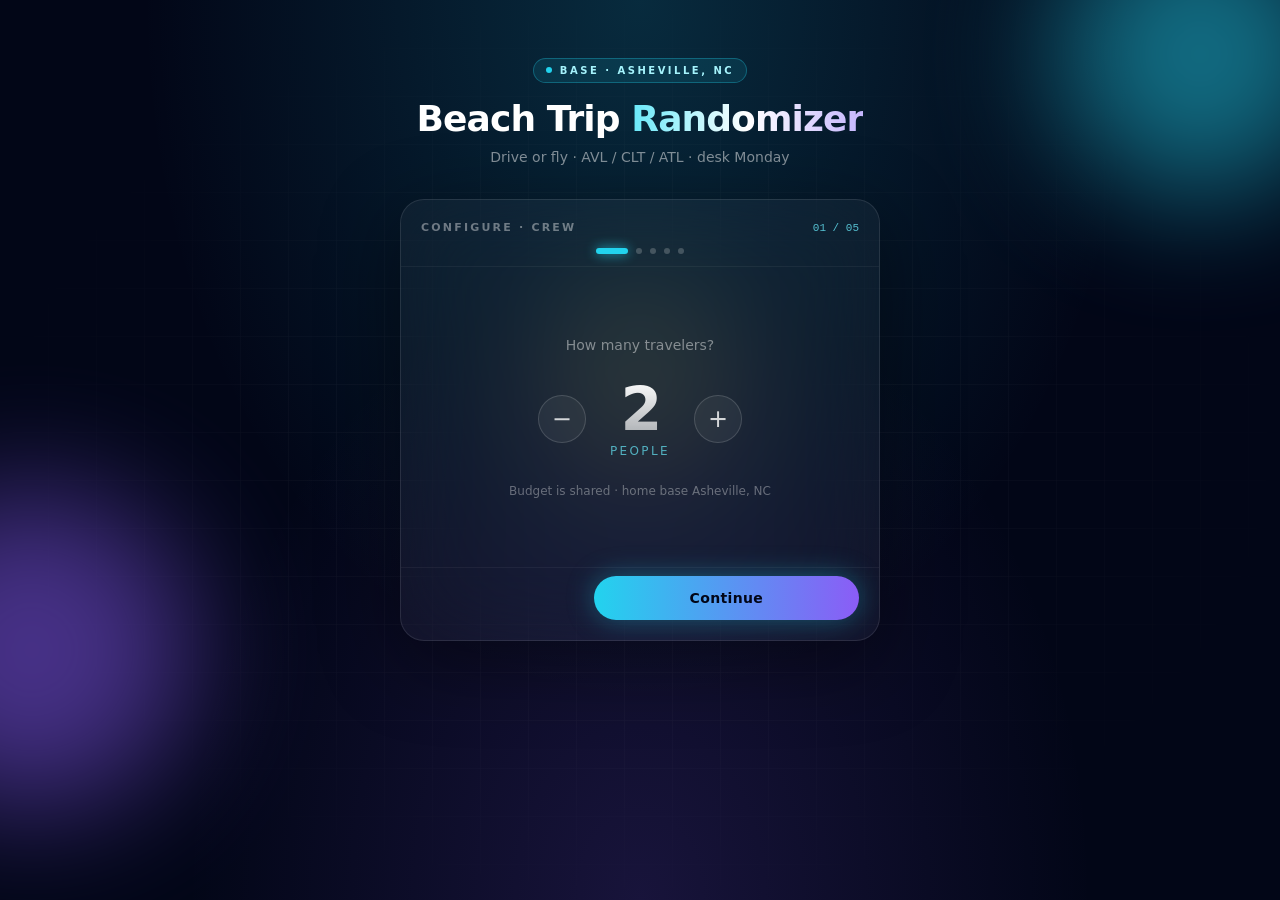
<file: index.html>
<!doctype html>
<html lang="en">
  <head>
    <meta charset="UTF-8" />
    <meta name="viewport" content="width=device-width, initial-scale=1.0" />
    <title>🏖️ Beach Trip Randomizer</title>
    <script type="module" crossorigin src="./assets/index-DihIFdAu.js"></script>
    <link rel="stylesheet" crossorigin href="./assets/index-CRMf9YHY.css">
  </head>
  <body>
    <div id="root"></div>
  </body>
</html>
</file>
<file: assets/index-CRMf9YHY.css>
*,:before,:after{--tw-border-spacing-x: 0;--tw-border-spacing-y: 0;--tw-translate-x: 0;--tw-translate-y: 0;--tw-rotate: 0;--tw-skew-x: 0;--tw-skew-y: 0;--tw-scale-x: 1;--tw-scale-y: 1;--tw-pan-x: ;--tw-pan-y: ;--tw-pinch-zoom: ;--tw-scroll-snap-strictness: proximity;--tw-gradient-from-position: ;--tw-gradient-via-position: ;--tw-gradient-to-position: ;--tw-ordinal: ;--tw-slashed-zero: ;--tw-numeric-figure: ;--tw-numeric-spacing: ;--tw-numeric-fraction: ;--tw-ring-inset: ;--tw-ring-offset-width: 0px;--tw-ring-offset-color: #fff;--tw-ring-color: rgb(59 130 246 / .5);--tw-ring-offset-shadow: 0 0 #0000;--tw-ring-shadow: 0 0 #0000;--tw-shadow: 0 0 #0000;--tw-shadow-colored: 0 0 #0000;--tw-blur: ;--tw-brightness: ;--tw-contrast: ;--tw-grayscale: ;--tw-hue-rotate: ;--tw-invert: ;--tw-saturate: ;--tw-sepia: ;--tw-drop-shadow: ;--tw-backdrop-blur: ;--tw-backdrop-brightness: ;--tw-backdrop-contrast: ;--tw-backdrop-grayscale: ;--tw-backdrop-hue-rotate: ;--tw-backdrop-invert: ;--tw-backdrop-opacity: ;--tw-backdrop-saturate: ;--tw-backdrop-sepia: ;--tw-contain-size: ;--tw-contain-layout: ;--tw-contain-paint: ;--tw-contain-style: }::backdrop{--tw-border-spacing-x: 0;--tw-border-spacing-y: 0;--tw-translate-x: 0;--tw-translate-y: 0;--tw-rotate: 0;--tw-skew-x: 0;--tw-skew-y: 0;--tw-scale-x: 1;--tw-scale-y: 1;--tw-pan-x: ;--tw-pan-y: ;--tw-pinch-zoom: ;--tw-scroll-snap-strictness: proximity;--tw-gradient-from-position: ;--tw-gradient-via-position: ;--tw-gradient-to-position: ;--tw-ordinal: ;--tw-slashed-zero: ;--tw-numeric-figure: ;--tw-numeric-spacing: ;--tw-numeric-fraction: ;--tw-ring-inset: ;--tw-ring-offset-width: 0px;--tw-ring-offset-color: #fff;--tw-ring-color: rgb(59 130 246 / .5);--tw-ring-offset-shadow: 0 0 #0000;--tw-ring-shadow: 0 0 #0000;--tw-shadow: 0 0 #0000;--tw-shadow-colored: 0 0 #0000;--tw-blur: ;--tw-brightness: ;--tw-contrast: ;--tw-grayscale: ;--tw-hue-rotate: ;--tw-invert: ;--tw-saturate: ;--tw-sepia: ;--tw-drop-shadow: ;--tw-backdrop-blur: ;--tw-backdrop-brightness: ;--tw-backdrop-contrast: ;--tw-backdrop-grayscale: ;--tw-backdrop-hue-rotate: ;--tw-backdrop-invert: ;--tw-backdrop-opacity: ;--tw-backdrop-saturate: ;--tw-backdrop-sepia: ;--tw-contain-size: ;--tw-contain-layout: ;--tw-contain-paint: ;--tw-contain-style: }*,:before,:after{box-sizing:border-box;border-width:0;border-style:solid;border-color:#e5e7eb}:before,:after{--tw-content: ""}html,:host{line-height:1.5;-webkit-text-size-adjust:100%;-moz-tab-size:4;-o-tab-size:4;tab-size:4;font-family:ui-sans-serif,system-ui,sans-serif,"Apple Color Emoji","Segoe UI Emoji",Segoe UI Symbol,"Noto Color Emoji";font-feature-settings:normal;font-variation-settings:normal;-webkit-tap-highlight-color:transparent}body{margin:0;line-height:inherit}hr{height:0;color:inherit;border-top-width:1px}abbr:where([title]){-webkit-text-decoration:underline dotted;text-decoration:underline dotted}h1,h2,h3,h4,h5,h6{font-size:inherit;font-weight:inherit}a{color:inherit;text-decoration:inherit}b,strong{font-weight:bolder}code,kbd,samp,pre{font-family:ui-monospace,SFMono-Regular,Menlo,Monaco,Consolas,Liberation Mono,Courier New,monospace;font-feature-settings:normal;font-variation-settings:normal;font-size:1em}small{font-size:80%}sub,sup{font-size:75%;line-height:0;position:relative;vertical-align:baseline}sub{bottom:-.25em}sup{top:-.5em}table{text-indent:0;border-color:inherit;border-collapse:collapse}button,input,optgroup,select,textarea{font-family:inherit;font-feature-settings:inherit;font-variation-settings:inherit;font-size:100%;font-weight:inherit;line-height:inherit;letter-spacing:inherit;color:inherit;margin:0;padding:0}button,select{text-transform:none}button,input:where([type=button]),input:where([type=reset]),input:where([type=submit]){-webkit-appearance:button;background-color:transparent;background-image:none}:-moz-focusring{outline:auto}:-moz-ui-invalid{box-shadow:none}progress{vertical-align:baseline}::-webkit-inner-spin-button,::-webkit-outer-spin-button{height:auto}[type=search]{-webkit-appearance:textfield;outline-offset:-2px}::-webkit-search-decoration{-webkit-appearance:none}::-webkit-file-upload-button{-webkit-appearance:button;font:inherit}summary{display:list-item}blockquote,dl,dd,h1,h2,h3,h4,h5,h6,hr,figure,p,pre{margin:0}fieldset{margin:0;padding:0}legend{padding:0}ol,ul,menu{list-style:none;margin:0;padding:0}dialog{padding:0}textarea{resize:vertical}input::-moz-placeholder,textarea::-moz-placeholder{opacity:1;color:#9ca3af}input::placeholder,textarea::placeholder{opacity:1;color:#9ca3af}button,[role=button]{cursor:pointer}:disabled{cursor:default}img,svg,video,canvas,audio,iframe,embed,object{display:block;vertical-align:middle}img,video{max-width:100%;height:auto}[hidden]:where(:not([hidden=until-found])){display:none}:root{--background: 0 0% 100%;--foreground: 240 10% 3.9%;--card: 0 0% 100%;--card-foreground: 240 10% 3.9%;--popover: 0 0% 100%;--popover-foreground: 240 10% 3.9%;--primary: 240 5.9% 10%;--primary-foreground: 0 0% 98%;--secondary: 240 4.8% 95.9%;--secondary-foreground: 240 5.9% 10%;--muted: 240 4.8% 95.9%;--muted-foreground: 240 3.8% 46.1%;--accent: 240 4.8% 95.9%;--accent-foreground: 240 5.9% 10%;--destructive: 0 84.2% 60.2%;--destructive-foreground: 0 0% 98%;--border: 240 5.9% 90%;--input: 240 5.9% 90%;--ring: 240 5.9% 10%;--radius: .625rem;--sidebar-background: 0 0% 98%;--sidebar-foreground: 240 5.3% 26.1%;--sidebar-primary: 240 5.9% 10%;--sidebar-primary-foreground: 0 0% 98%;--sidebar-accent: 240 4.8% 95.9%;--sidebar-accent-foreground: 240 5.9% 10%;--sidebar-border: 220 13% 91%;--sidebar-ring: 217.2 91.2% 59.8%}.dark{--background: 240 10% 3.9%;--foreground: 0 0% 98%;--card: 240 10% 3.9%;--card-foreground: 0 0% 98%;--popover: 240 10% 3.9%;--popover-foreground: 0 0% 98%;--primary: 0 0% 98%;--primary-foreground: 240 5.9% 10%;--secondary: 240 3.7% 15.9%;--secondary-foreground: 0 0% 98%;--muted: 240 3.7% 15.9%;--muted-foreground: 240 5% 64.9%;--accent: 240 3.7% 15.9%;--accent-foreground: 0 0% 98%;--destructive: 0 62.8% 30.6%;--destructive-foreground: 0 0% 98%;--border: 240 3.7% 15.9%;--input: 240 3.7% 15.9%;--ring: 240 4.9% 83.9%;--sidebar-background: 240 5.9% 10%;--sidebar-foreground: 240 4.8% 95.9%;--sidebar-primary: 224.3 76.3% 48%;--sidebar-primary-foreground: 0 0% 100%;--sidebar-accent: 240 3.7% 15.9%;--sidebar-accent-foreground: 240 4.8% 95.9%;--sidebar-border: 240 3.7% 15.9%;--sidebar-ring: 217.2 91.2% 59.8%}*{border-color:hsl(var(--border))}body{background-color:hsl(var(--background));color:hsl(var(--foreground))}.sr-only{position:absolute;width:1px;height:1px;padding:0;margin:-1px;overflow:hidden;clip:rect(0,0,0,0);white-space:nowrap;border-width:0}.pointer-events-none{pointer-events:none}.visible{visibility:visible}.invisible{visibility:hidden}.fixed{position:fixed}.absolute{position:absolute}.relative{position:relative}.inset-0{inset:0}.inset-x-0{left:0;right:0}.inset-y-0{top:0;bottom:0}.-bottom-12{bottom:-3rem}.-left-12{left:-3rem}.-right-12{right:-3rem}.-top-12{top:-3rem}.bottom-0{bottom:0}.bottom-\[10\%\]{bottom:10%}.left-0{left:0}.left-1\/2{left:50%}.left-2{left:.5rem}.left-\[-10\%\]{left:-10%}.left-\[50\%\]{left:50%}.right-0{right:0}.right-1{right:.25rem}.right-2{right:.5rem}.right-3{right:.75rem}.right-4{right:1rem}.right-\[-5\%\]{right:-5%}.top-0{top:0}.top-1\.5{top:.375rem}.top-1\/2{top:50%}.top-1\/3{top:33.333333%}.top-3\.5{top:.875rem}.top-4{top:1rem}.top-\[-10\%\]{top:-10%}.top-\[1px\]{top:1px}.top-\[50\%\]{top:50%}.top-\[60\%\]{top:60%}.top-full{top:100%}.isolate{isolation:isolate}.z-10{z-index:10}.z-20{z-index:20}.z-50{z-index:50}.z-\[1\]{z-index:1}.order-first{order:-9999}.order-last{order:9999}.col-start-2{grid-column-start:2}.row-span-2{grid-row:span 2 / span 2}.row-start-1{grid-row-start:1}.\!m-0{margin:0!important}.-mx-1{margin-left:-.25rem;margin-right:-.25rem}.-my-2{margin-top:-.5rem;margin-bottom:-.5rem}.mx-2{margin-left:.5rem;margin-right:.5rem}.mx-3\.5{margin-left:.875rem;margin-right:.875rem}.mx-auto{margin-left:auto;margin-right:auto}.my-0{margin-top:0;margin-bottom:0}.my-0\.5{margin-top:.125rem;margin-bottom:.125rem}.my-1{margin-top:.25rem;margin-bottom:.25rem}.-ml-4{margin-left:-1rem}.-mt-4{margin-top:-1rem}.mb-2{margin-bottom:.5rem}.mb-3{margin-bottom:.75rem}.mb-4{margin-bottom:1rem}.mb-5{margin-bottom:1.25rem}.mb-6{margin-bottom:1.5rem}.mb-8{margin-bottom:2rem}.ml-1{margin-left:.25rem}.ml-4{margin-left:1rem}.ml-auto{margin-left:auto}.mt-0\.5{margin-top:.125rem}.mt-1{margin-top:.25rem}.mt-1\.5{margin-top:.375rem}.mt-2{margin-top:.5rem}.mt-3{margin-top:.75rem}.mt-4{margin-top:1rem}.mt-5{margin-top:1.25rem}.mt-6{margin-top:1.5rem}.mt-8{margin-top:2rem}.mt-auto{margin-top:auto}.line-clamp-1{overflow:hidden;display:-webkit-box;-webkit-box-orient:vertical;-webkit-line-clamp:1}.line-clamp-2{overflow:hidden;display:-webkit-box;-webkit-box-orient:vertical;-webkit-line-clamp:2}.block{display:block}.inline-block{display:inline-block}.flex{display:flex}.inline-flex{display:inline-flex}.table{display:table}.table-caption{display:table-caption}.table-cell{display:table-cell}.table-row{display:table-row}.grid{display:grid}.hidden{display:none}.aspect-square{aspect-ratio:1 / 1}.aspect-video{aspect-ratio:16 / 9}.size-10{width:2.5rem;height:2.5rem}.size-2{width:.5rem;height:.5rem}.size-2\.5{width:.625rem;height:.625rem}.size-3{width:.75rem;height:.75rem}.size-3\.5{width:.875rem;height:.875rem}.size-4{width:1rem;height:1rem}.size-6{width:1.5rem;height:1.5rem}.size-7{width:1.75rem;height:1.75rem}.size-8{width:2rem;height:2rem}.size-9{width:2.25rem;height:2.25rem}.size-auto{width:auto;height:auto}.size-full{width:100%;height:100%}.h-1\.5{height:.375rem}.h-10{height:2.5rem}.h-11{height:2.75rem}.h-12{height:3rem}.h-2{height:.5rem}.h-2\.5{height:.625rem}.h-4{height:1rem}.h-40{height:10rem}.h-5{height:1.25rem}.h-6{height:1.5rem}.h-7{height:1.75rem}.h-72{height:18rem}.h-8{height:2rem}.h-80{height:20rem}.h-9{height:2.25rem}.h-\[1\.15rem\]{height:1.15rem}.h-\[calc\(100\%-1px\)\]{height:calc(100% - 1px)}.h-\[var\(--radix-navigation-menu-viewport-height\)\]{height:var(--radix-navigation-menu-viewport-height)}.h-\[var\(--radix-select-trigger-height\)\]{height:var(--radix-select-trigger-height)}.h-auto{height:auto}.h-full{height:100%}.h-px{height:1px}.h-svh{height:100svh}.max-h-\[300px\]{max-height:300px}.min-h-0{min-height:0px}.min-h-16{min-height:4rem}.min-h-4{min-height:1rem}.min-h-\[148px\]{min-height:148px}.min-h-\[300px\]{min-height:300px}.min-h-screen{min-height:100vh}.min-h-svh{min-height:100svh}.w-0{width:0px}.w-1{width:.25rem}.w-1\.5{width:.375rem}.w-11{width:2.75rem}.w-12{width:3rem}.w-2{width:.5rem}.w-2\.5{width:.625rem}.w-3{width:.75rem}.w-3\/4{width:75%}.w-4{width:1rem}.w-40{width:10rem}.w-5{width:1.25rem}.w-6{width:1.5rem}.w-64{width:16rem}.w-72{width:18rem}.w-8{width:2rem}.w-80{width:20rem}.w-9{width:2.25rem}.w-\[100px\]{width:100px}.w-\[5\.5rem\]{width:5.5rem}.w-auto{width:auto}.w-fit{width:-moz-fit-content;width:fit-content}.w-full{width:100%}.w-max{width:-moz-max-content;width:max-content}.w-px{width:1px}.min-w-0{min-width:0px}.min-w-10{min-width:2.5rem}.min-w-5{min-width:1.25rem}.min-w-8{min-width:2rem}.min-w-9{min-width:2.25rem}.min-w-\[12rem\]{min-width:12rem}.min-w-\[240px\]{min-width:240px}.min-w-\[8rem\]{min-width:8rem}.min-w-\[var\(--radix-select-trigger-width\)\]{min-width:var(--radix-select-trigger-width)}.max-w-\[calc\(100\%-2rem\)\]{max-width:calc(100% - 2rem)}.max-w-lg{max-width:32rem}.max-w-max{max-width:-moz-max-content;max-width:max-content}.max-w-sm{max-width:24rem}.max-w-xs{max-width:20rem}.flex-1{flex:1 1 0%}.flex-\[1\.4\]{flex:1.4}.shrink-0{flex-shrink:0}.grow{flex-grow:1}.grow-0{flex-grow:0}.basis-full{flex-basis:100%}.caption-bottom{caption-side:bottom}.border-collapse{border-collapse:collapse}.-translate-x-1\/2{--tw-translate-x: -50%;transform:translate(var(--tw-translate-x),var(--tw-translate-y)) rotate(var(--tw-rotate)) skew(var(--tw-skew-x)) skewY(var(--tw-skew-y)) scaleX(var(--tw-scale-x)) scaleY(var(--tw-scale-y))}.-translate-x-px{--tw-translate-x: -1px;transform:translate(var(--tw-translate-x),var(--tw-translate-y)) rotate(var(--tw-rotate)) skew(var(--tw-skew-x)) skewY(var(--tw-skew-y)) scaleX(var(--tw-scale-x)) scaleY(var(--tw-scale-y))}.-translate-y-1\/2{--tw-translate-y: -50%;transform:translate(var(--tw-translate-x),var(--tw-translate-y)) rotate(var(--tw-rotate)) skew(var(--tw-skew-x)) skewY(var(--tw-skew-y)) scaleX(var(--tw-scale-x)) scaleY(var(--tw-scale-y))}.translate-x-\[-50\%\]{--tw-translate-x: -50%;transform:translate(var(--tw-translate-x),var(--tw-translate-y)) rotate(var(--tw-rotate)) skew(var(--tw-skew-x)) skewY(var(--tw-skew-y)) scaleX(var(--tw-scale-x)) scaleY(var(--tw-scale-y))}.translate-x-px{--tw-translate-x: 1px;transform:translate(var(--tw-translate-x),var(--tw-translate-y)) rotate(var(--tw-rotate)) skew(var(--tw-skew-x)) skewY(var(--tw-skew-y)) scaleX(var(--tw-scale-x)) scaleY(var(--tw-scale-y))}.translate-y-0\.5{--tw-translate-y: .125rem;transform:translate(var(--tw-translate-x),var(--tw-translate-y)) rotate(var(--tw-rotate)) skew(var(--tw-skew-x)) skewY(var(--tw-skew-y)) scaleX(var(--tw-scale-x)) scaleY(var(--tw-scale-y))}.translate-y-\[-50\%\]{--tw-translate-y: -50%;transform:translate(var(--tw-translate-x),var(--tw-translate-y)) rotate(var(--tw-rotate)) skew(var(--tw-skew-x)) skewY(var(--tw-skew-y)) scaleX(var(--tw-scale-x)) scaleY(var(--tw-scale-y))}.translate-y-\[calc\(-50\%_-_2px\)\]{--tw-translate-y: calc(-50% - 2px) ;transform:translate(var(--tw-translate-x),var(--tw-translate-y)) rotate(var(--tw-rotate)) skew(var(--tw-skew-x)) skewY(var(--tw-skew-y)) scaleX(var(--tw-scale-x)) scaleY(var(--tw-scale-y))}.rotate-45{--tw-rotate: 45deg;transform:translate(var(--tw-translate-x),var(--tw-translate-y)) rotate(var(--tw-rotate)) skew(var(--tw-skew-x)) skewY(var(--tw-skew-y)) scaleX(var(--tw-scale-x)) scaleY(var(--tw-scale-y))}.rotate-90{--tw-rotate: 90deg;transform:translate(var(--tw-translate-x),var(--tw-translate-y)) rotate(var(--tw-rotate)) skew(var(--tw-skew-x)) skewY(var(--tw-skew-y)) scaleX(var(--tw-scale-x)) scaleY(var(--tw-scale-y))}.transform{transform:translate(var(--tw-translate-x),var(--tw-translate-y)) rotate(var(--tw-rotate)) skew(var(--tw-skew-x)) skewY(var(--tw-skew-y)) scaleX(var(--tw-scale-x)) scaleY(var(--tw-scale-y))}@keyframes caret-blink{0%,70%,to{opacity:1}20%,50%{opacity:0}}.animate-caret-blink{animation:caret-blink 1.25s ease-out infinite}@keyframes pulse{50%{opacity:.5}}.animate-pulse{animation:pulse 2s cubic-bezier(.4,0,.6,1) infinite}@keyframes spin{to{transform:rotate(360deg)}}.animate-spin{animation:spin 1s linear infinite}.cursor-default{cursor:default}.cursor-text{cursor:text}.touch-none{touch-action:none}.select-none{-webkit-user-select:none;-moz-user-select:none;user-select:none}.resize-none{resize:none}.scroll-my-1{scroll-margin-top:.25rem;scroll-margin-bottom:.25rem}.scroll-py-1{scroll-padding-top:.25rem;scroll-padding-bottom:.25rem}.list-disc{list-style-type:disc}.list-none{list-style-type:none}.auto-rows-min{grid-auto-rows:min-content}.grid-cols-3{grid-template-columns:repeat(3,minmax(0,1fr))}.grid-cols-\[0_1fr\]{grid-template-columns:0 1fr}.grid-rows-\[auto_auto\]{grid-template-rows:auto auto}.flex-row{flex-direction:row}.flex-col{flex-direction:column}.flex-col-reverse{flex-direction:column-reverse}.flex-wrap{flex-wrap:wrap}.place-content-center{place-content:center}.items-start{align-items:flex-start}.items-end{align-items:flex-end}.items-center{align-items:center}.items-stretch{align-items:stretch}.justify-start{justify-content:flex-start}.justify-center{justify-content:center}.justify-between{justify-content:space-between}.justify-items-start{justify-items:start}.gap-0\.5{gap:.125rem}.gap-1{gap:.25rem}.gap-1\.5{gap:.375rem}.gap-2{gap:.5rem}.gap-2\.5{gap:.625rem}.gap-3{gap:.75rem}.gap-4{gap:1rem}.gap-6{gap:1.5rem}.gap-7{gap:1.75rem}.gap-\[--spacing\(var\(--gap\)\)\]{gap:var(--spacing(var(--gap)))}.gap-x-3{-moz-column-gap:.75rem;column-gap:.75rem}.gap-y-0\.5{row-gap:.125rem}.gap-y-1{row-gap:.25rem}.space-y-2>:not([hidden])~:not([hidden]){--tw-space-y-reverse: 0;margin-top:calc(.5rem * calc(1 - var(--tw-space-y-reverse)));margin-bottom:calc(.5rem * var(--tw-space-y-reverse))}.space-y-2\.5>:not([hidden])~:not([hidden]){--tw-space-y-reverse: 0;margin-top:calc(.625rem * calc(1 - var(--tw-space-y-reverse)));margin-bottom:calc(.625rem * var(--tw-space-y-reverse))}.space-y-3>:not([hidden])~:not([hidden]){--tw-space-y-reverse: 0;margin-top:calc(.75rem * calc(1 - var(--tw-space-y-reverse)));margin-bottom:calc(.75rem * var(--tw-space-y-reverse))}.self-start{align-self:flex-start}.self-stretch{align-self:stretch}.justify-self-end{justify-self:end}.overflow-auto{overflow:auto}.overflow-hidden{overflow:hidden}.overflow-x-auto{overflow-x:auto}.overflow-y-auto{overflow-y:auto}.overflow-x-hidden{overflow-x:hidden}.whitespace-nowrap{white-space:nowrap}.text-balance{text-wrap:balance}.break-words{overflow-wrap:break-word}.rounded-2xl{border-radius:1rem}.rounded-3xl{border-radius:1.5rem}.rounded-\[2px\]{border-radius:2px}.rounded-\[4px\]{border-radius:4px}.rounded-\[calc\(var\(--radius\)-5px\)\]{border-radius:calc(var(--radius) - 5px)}.rounded-\[inherit\]{border-radius:inherit}.rounded-full{border-radius:9999px}.rounded-lg{border-radius:var(--radius)}.rounded-md{border-radius:calc(var(--radius) - 2px)}.rounded-none{border-radius:0}.rounded-sm{border-radius:calc(var(--radius) - 4px)}.rounded-xl{border-radius:calc(var(--radius) + 4px)}.rounded-xs{border-radius:calc(var(--radius) - 6px)}.rounded-l-md{border-top-left-radius:calc(var(--radius) - 2px);border-bottom-left-radius:calc(var(--radius) - 2px)}.rounded-r-md{border-top-right-radius:calc(var(--radius) - 2px);border-bottom-right-radius:calc(var(--radius) - 2px)}.rounded-tl-sm{border-top-left-radius:calc(var(--radius) - 4px)}.border{border-width:1px}.border-0{border-width:0px}.border-\[1\.5px\]{border-width:1.5px}.border-y{border-top-width:1px;border-bottom-width:1px}.border-b{border-bottom-width:1px}.border-l{border-left-width:1px}.border-r{border-right-width:1px}.border-t{border-top-width:1px}.border-dashed{border-style:dashed}.border-amber-300\/20{border-color:#fcd34d33}.border-amber-400\/25{border-color:#fbbf2440}.border-border{border-color:hsl(var(--border))}.border-border\/50{border-color:hsl(var(--border) / .5)}.border-cyan-400\/20{border-color:#22d3ee33}.border-cyan-400\/25{border-color:#22d3ee40}.border-cyan-400\/30{border-color:#22d3ee4d}.border-emerald-400\/20{border-color:#34d39933}.border-emerald-400\/25{border-color:#34d39940}.border-input{border-color:hsl(var(--input))}.border-primary{border-color:hsl(var(--primary))}.border-rose-400\/30{border-color:#fb71854d}.border-sidebar-border{border-color:hsl(var(--sidebar-border))}.border-transparent{border-color:transparent}.border-white\/10{border-color:#ffffff1a}.border-white\/15{border-color:#ffffff26}.border-white\/5{border-color:#ffffff0d}.border-l-transparent{border-left-color:transparent}.border-t-transparent{border-top-color:transparent}.bg-accent{background-color:hsl(var(--accent))}.bg-amber-300{--tw-bg-opacity: 1;background-color:rgb(252 211 77 / var(--tw-bg-opacity, 1))}.bg-amber-300\/10{background-color:#fcd34d1a}.bg-amber-300\/40{background-color:#fcd34d66}.bg-amber-400\/15{background-color:#fbbf2426}.bg-background{background-color:hsl(var(--background))}.bg-black\/20{background-color:#0003}.bg-black\/25{background-color:#00000040}.bg-black\/50{background-color:#00000080}.bg-border{background-color:hsl(var(--border))}.bg-card{background-color:hsl(var(--card))}.bg-cyan-400{--tw-bg-opacity: 1;background-color:rgb(34 211 238 / var(--tw-bg-opacity, 1))}.bg-cyan-400\/10{background-color:#22d3ee1a}.bg-cyan-400\/50{background-color:#22d3ee80}.bg-destructive{--tw-bg-opacity: 1;background-color:hsl(var(--destructive) / var(--tw-bg-opacity, 1))}.bg-emerald-300{--tw-bg-opacity: 1;background-color:rgb(110 231 183 / var(--tw-bg-opacity, 1))}.bg-emerald-400\/15{background-color:#34d39926}.bg-emerald-400\/5{background-color:#34d3990d}.bg-foreground{background-color:hsl(var(--foreground))}.bg-input{background-color:hsl(var(--input))}.bg-muted{background-color:hsl(var(--muted))}.bg-muted\/50{background-color:hsl(var(--muted) / .5)}.bg-popover{background-color:hsl(var(--popover))}.bg-primary{background-color:hsl(var(--primary))}.bg-primary\/20{background-color:hsl(var(--primary) / .2)}.bg-rose-500\/10{background-color:#f43f5e1a}.bg-secondary{background-color:hsl(var(--secondary))}.bg-sidebar{background-color:hsl(var(--sidebar-background))}.bg-sidebar-border{background-color:hsl(var(--sidebar-border))}.bg-slate-950{--tw-bg-opacity: 1;background-color:rgb(2 6 23 / var(--tw-bg-opacity, 1))}.bg-slate-950\/50{background-color:#02061780}.bg-transparent{background-color:transparent}.bg-violet-500{--tw-bg-opacity: 1;background-color:rgb(139 92 246 / var(--tw-bg-opacity, 1))}.bg-white{--tw-bg-opacity: 1;background-color:rgb(255 255 255 / var(--tw-bg-opacity, 1))}.bg-white\/20{background-color:#fff3}.bg-white\/5{background-color:#ffffff0d}.bg-white\/\[0\.04\]{background-color:#ffffff0a}.bg-\[radial-gradient\(ellipse_at_top\,_rgba\(34\,211\,238\,0\.18\)\,_transparent_55\%\)\,radial-gradient\(ellipse_at_bottom\,_rgba\(139\,92\,246\,0\.16\)\,_transparent_50\%\)\]{background-image:radial-gradient(ellipse at top,rgba(34,211,238,.18),transparent 55%),radial-gradient(ellipse at bottom,rgba(139,92,246,.16),transparent 50%)}.bg-gradient-to-b{background-image:linear-gradient(to bottom,var(--tw-gradient-stops))}.bg-gradient-to-r{background-image:linear-gradient(to right,var(--tw-gradient-stops))}.from-amber-300{--tw-gradient-from: #fcd34d var(--tw-gradient-from-position);--tw-gradient-to: rgb(252 211 77 / 0) var(--tw-gradient-to-position);--tw-gradient-stops: var(--tw-gradient-from), var(--tw-gradient-to)}.from-amber-300\/10{--tw-gradient-from: rgb(252 211 77 / .1) var(--tw-gradient-from-position);--tw-gradient-to: rgb(252 211 77 / 0) var(--tw-gradient-to-position);--tw-gradient-stops: var(--tw-gradient-from), var(--tw-gradient-to)}.from-cyan-300{--tw-gradient-from: #67e8f9 var(--tw-gradient-from-position);--tw-gradient-to: rgb(103 232 249 / 0) var(--tw-gradient-to-position);--tw-gradient-stops: var(--tw-gradient-from), var(--tw-gradient-to)}.from-cyan-400{--tw-gradient-from: #22d3ee var(--tw-gradient-from-position);--tw-gradient-to: rgb(34 211 238 / 0) var(--tw-gradient-to-position);--tw-gradient-stops: var(--tw-gradient-from), var(--tw-gradient-to)}.from-cyan-400\/10{--tw-gradient-from: rgb(34 211 238 / .1) var(--tw-gradient-from-position);--tw-gradient-to: rgb(34 211 238 / 0) var(--tw-gradient-to-position);--tw-gradient-stops: var(--tw-gradient-from), var(--tw-gradient-to)}.from-cyan-500\/10{--tw-gradient-from: rgb(6 182 212 / .1) var(--tw-gradient-from-position);--tw-gradient-to: rgb(6 182 212 / 0) var(--tw-gradient-to-position);--tw-gradient-stops: var(--tw-gradient-from), var(--tw-gradient-to)}.from-cyan-500\/15{--tw-gradient-from: rgb(6 182 212 / .15) var(--tw-gradient-from-position);--tw-gradient-to: rgb(6 182 212 / 0) var(--tw-gradient-to-position);--tw-gradient-stops: var(--tw-gradient-from), var(--tw-gradient-to)}.from-emerald-400\/10{--tw-gradient-from: rgb(52 211 153 / .1) var(--tw-gradient-from-position);--tw-gradient-to: rgb(52 211 153 / 0) var(--tw-gradient-to-position);--tw-gradient-stops: var(--tw-gradient-from), var(--tw-gradient-to)}.from-white{--tw-gradient-from: #fff var(--tw-gradient-from-position);--tw-gradient-to: rgb(255 255 255 / 0) var(--tw-gradient-to-position);--tw-gradient-stops: var(--tw-gradient-from), var(--tw-gradient-to)}.via-white{--tw-gradient-to: rgb(255 255 255 / 0) var(--tw-gradient-to-position);--tw-gradient-stops: var(--tw-gradient-from), #fff var(--tw-gradient-via-position), var(--tw-gradient-to)}.via-yellow-300{--tw-gradient-to: rgb(253 224 71 / 0) var(--tw-gradient-to-position);--tw-gradient-stops: var(--tw-gradient-from), #fde047 var(--tw-gradient-via-position), var(--tw-gradient-to)}.to-amber-400{--tw-gradient-to: #fbbf24 var(--tw-gradient-to-position)}.to-cyan-500\/10{--tw-gradient-to: rgb(6 182 212 / .1) var(--tw-gradient-to-position)}.to-violet-300{--tw-gradient-to: #c4b5fd var(--tw-gradient-to-position)}.to-violet-500{--tw-gradient-to: #8b5cf6 var(--tw-gradient-to-position)}.to-violet-500\/10{--tw-gradient-to: rgb(139 92 246 / .1) var(--tw-gradient-to-position)}.to-violet-500\/15{--tw-gradient-to: rgb(139 92 246 / .15) var(--tw-gradient-to-position)}.to-white\/60{--tw-gradient-to: rgb(255 255 255 / .6) var(--tw-gradient-to-position)}.bg-clip-text{-webkit-background-clip:text;background-clip:text}.fill-current{fill:currentColor}.fill-foreground{fill:hsl(var(--foreground))}.fill-primary{fill:hsl(var(--primary))}.p-0{padding:0}.p-1{padding:.25rem}.p-2{padding:.5rem}.p-3{padding:.75rem}.p-4{padding:1rem}.p-6{padding:1.5rem}.p-\[3px\]{padding:3px}.p-px{padding:1px}.px-1{padding-left:.25rem;padding-right:.25rem}.px-1\.5{padding-left:.375rem;padding-right:.375rem}.px-10{padding-left:2.5rem;padding-right:2.5rem}.px-2{padding-left:.5rem;padding-right:.5rem}.px-2\.5{padding-left:.625rem;padding-right:.625rem}.px-3{padding-left:.75rem;padding-right:.75rem}.px-4{padding-left:1rem;padding-right:1rem}.px-5{padding-left:1.25rem;padding-right:1.25rem}.px-6{padding-left:1.5rem;padding-right:1.5rem}.py-0\.5{padding-top:.125rem;padding-bottom:.125rem}.py-1{padding-top:.25rem;padding-bottom:.25rem}.py-1\.5{padding-top:.375rem;padding-bottom:.375rem}.py-2{padding-top:.5rem;padding-bottom:.5rem}.py-2\.5{padding-top:.625rem;padding-bottom:.625rem}.py-3{padding-top:.75rem;padding-bottom:.75rem}.py-4{padding-top:1rem;padding-bottom:1rem}.py-5{padding-top:1.25rem;padding-bottom:1.25rem}.py-6{padding-top:1.5rem;padding-bottom:1.5rem}.py-8{padding-top:2rem;padding-bottom:2rem}.pb-24{padding-bottom:6rem}.pb-3{padding-bottom:.75rem}.pb-4{padding-bottom:1rem}.pb-5{padding-bottom:1.25rem}.pl-2{padding-left:.5rem}.pl-3{padding-left:.75rem}.pl-4{padding-left:1rem}.pl-8{padding-left:2rem}.pr-1{padding-right:.25rem}.pr-2{padding-right:.5rem}.pr-2\.5{padding-right:.625rem}.pr-3{padding-right:.75rem}.pr-8{padding-right:2rem}.pt-0{padding-top:0}.pt-0\.5{padding-top:.125rem}.pt-10{padding-top:2.5rem}.pt-2{padding-top:.5rem}.pt-3{padding-top:.75rem}.pt-4{padding-top:1rem}.pt-5{padding-top:1.25rem}.text-left{text-align:left}.text-center{text-align:center}.text-right{text-align:right}.align-middle{vertical-align:middle}.font-mono{font-family:ui-monospace,SFMono-Regular,Menlo,Monaco,Consolas,Liberation Mono,Courier New,monospace}.font-sans{font-family:ui-sans-serif,system-ui,sans-serif,"Apple Color Emoji","Segoe UI Emoji",Segoe UI Symbol,"Noto Color Emoji"}.text-2xl{font-size:1.5rem;line-height:2rem}.text-3xl{font-size:1.875rem;line-height:2.25rem}.text-5xl{font-size:3rem;line-height:1}.text-6xl{font-size:3.75rem;line-height:1}.text-\[0\.8rem\]{font-size:.8rem}.text-\[10px\]{font-size:10px}.text-\[11px\]{font-size:11px}.text-\[9px\]{font-size:9px}.text-base{font-size:1rem;line-height:1.5rem}.text-lg{font-size:1.125rem;line-height:1.75rem}.text-sm{font-size:.875rem;line-height:1.25rem}.text-sm\/relaxed{font-size:.875rem;line-height:1.625}.text-xl{font-size:1.25rem;line-height:1.75rem}.text-xs{font-size:.75rem;line-height:1rem}.font-bold{font-weight:700}.font-medium{font-weight:500}.font-normal{font-weight:400}.font-semibold{font-weight:600}.uppercase{text-transform:uppercase}.tabular-nums{--tw-numeric-spacing: tabular-nums;font-variant-numeric:var(--tw-ordinal) var(--tw-slashed-zero) var(--tw-numeric-figure) var(--tw-numeric-spacing) var(--tw-numeric-fraction)}.leading-none{line-height:1}.leading-normal{line-height:1.5}.leading-relaxed{line-height:1.625}.leading-snug{line-height:1.375}.leading-tight{line-height:1.25}.tracking-\[0\.15em\]{letter-spacing:.15em}.tracking-\[0\.25em\]{letter-spacing:.25em}.tracking-\[0\.2em\]{letter-spacing:.2em}.tracking-\[0\.35em\]{letter-spacing:.35em}.tracking-tight{letter-spacing:-.025em}.tracking-tighter{letter-spacing:-.05em}.tracking-wide{letter-spacing:.025em}.tracking-wider{letter-spacing:.05em}.tracking-widest{letter-spacing:.1em}.text-accent-foreground{color:hsl(var(--accent-foreground))}.text-amber-100\/90{color:#fef3c7e6}.text-amber-200{--tw-text-opacity: 1;color:rgb(253 230 138 / var(--tw-text-opacity, 1))}.text-amber-200\/70{color:#fde68ab3}.text-background{color:hsl(var(--background))}.text-card-foreground{color:hsl(var(--card-foreground))}.text-current{color:currentColor}.text-cyan-100{--tw-text-opacity: 1;color:rgb(207 250 254 / var(--tw-text-opacity, 1))}.text-cyan-100\/45{color:#cffafe73}.text-cyan-100\/60{color:#cffafe99}.text-cyan-200{--tw-text-opacity: 1;color:rgb(165 243 252 / var(--tw-text-opacity, 1))}.text-cyan-200\/50{color:#a5f3fc80}.text-cyan-200\/60{color:#a5f3fc99}.text-cyan-200\/80{color:#a5f3fccc}.text-cyan-200\/90{color:#a5f3fce6}.text-cyan-300{--tw-text-opacity: 1;color:rgb(103 232 249 / var(--tw-text-opacity, 1))}.text-cyan-300\/70{color:#67e8f9b3}.text-cyan-300\/80{color:#67e8f9cc}.text-destructive{--tw-text-opacity: 1;color:hsl(var(--destructive) / var(--tw-text-opacity, 1))}.text-emerald-100\/70{color:#d1fae5b3}.text-emerald-200\/50{color:#a7f3d080}.text-emerald-200\/60{color:#a7f3d099}.text-emerald-300{--tw-text-opacity: 1;color:rgb(110 231 183 / var(--tw-text-opacity, 1))}.text-foreground{color:hsl(var(--foreground))}.text-muted-foreground{color:hsl(var(--muted-foreground))}.text-popover-foreground{color:hsl(var(--popover-foreground))}.text-primary{color:hsl(var(--primary))}.text-primary-foreground{color:hsl(var(--primary-foreground))}.text-rose-200{--tw-text-opacity: 1;color:rgb(254 205 211 / var(--tw-text-opacity, 1))}.text-rose-300\/90{color:#fda4afe6}.text-secondary-foreground{color:hsl(var(--secondary-foreground))}.text-sidebar-foreground{color:hsl(var(--sidebar-foreground))}.text-sidebar-foreground\/70{color:hsl(var(--sidebar-foreground) / .7)}.text-slate-950{--tw-text-opacity: 1;color:rgb(2 6 23 / var(--tw-text-opacity, 1))}.text-transparent{color:transparent}.text-white{--tw-text-opacity: 1;color:rgb(255 255 255 / var(--tw-text-opacity, 1))}.text-white\/30{color:#ffffff4d}.text-white\/35{color:#ffffff59}.text-white\/40{color:#fff6}.text-white\/45{color:#ffffff73}.text-white\/50{color:#ffffff80}.text-white\/55{color:#ffffff8c}.text-white\/60{color:#fff9}.text-white\/80{color:#fffc}.text-white\/90{color:#ffffffe6}.underline-offset-4{text-underline-offset:4px}.opacity-0{opacity:0}.opacity-50{opacity:.5}.opacity-70{opacity:.7}.opacity-\[0\.07\]{opacity:.07}.shadow{--tw-shadow: 0 1px 3px 0 rgb(0 0 0 / .1), 0 1px 2px -1px rgb(0 0 0 / .1);--tw-shadow-colored: 0 1px 3px 0 var(--tw-shadow-color), 0 1px 2px -1px var(--tw-shadow-color);box-shadow:var(--tw-ring-offset-shadow, 0 0 #0000),var(--tw-ring-shadow, 0 0 #0000),var(--tw-shadow)}.shadow-\[0_0_0_1px_hsl\(var\(--sidebar-border\)\)\]{--tw-shadow: 0 0 0 1px hsl(var(--sidebar-border));--tw-shadow-colored: 0 0 0 1px var(--tw-shadow-color);box-shadow:var(--tw-ring-offset-shadow, 0 0 #0000),var(--tw-ring-shadow, 0 0 #0000),var(--tw-shadow)}.shadow-\[0_0_12px_rgba\(34\,211\,238\,0\.8\)\]{--tw-shadow: 0 0 12px rgba(34,211,238,.8);--tw-shadow-colored: 0 0 12px var(--tw-shadow-color);box-shadow:var(--tw-ring-offset-shadow, 0 0 #0000),var(--tw-ring-shadow, 0 0 #0000),var(--tw-shadow)}.shadow-\[0_0_28px_rgba\(34\,211\,238\,0\.35\)\]{--tw-shadow: 0 0 28px rgba(34,211,238,.35);--tw-shadow-colored: 0 0 28px var(--tw-shadow-color);box-shadow:var(--tw-ring-offset-shadow, 0 0 #0000),var(--tw-ring-shadow, 0 0 #0000),var(--tw-shadow)}.shadow-\[0_0_32px_rgba\(251\,191\,36\,0\.4\)\]{--tw-shadow: 0 0 32px rgba(251,191,36,.4);--tw-shadow-colored: 0 0 32px var(--tw-shadow-color);box-shadow:var(--tw-ring-offset-shadow, 0 0 #0000),var(--tw-ring-shadow, 0 0 #0000),var(--tw-shadow)}.shadow-\[0_0_40px_rgba\(34\,211\,238\,0\.12\)\]{--tw-shadow: 0 0 40px rgba(34,211,238,.12);--tw-shadow-colored: 0 0 40px var(--tw-shadow-color);box-shadow:var(--tw-ring-offset-shadow, 0 0 #0000),var(--tw-ring-shadow, 0 0 #0000),var(--tw-shadow)}.shadow-\[0_20px_80px_rgba\(0\,0\,0\,0\.4\)\]{--tw-shadow: 0 20px 80px rgba(0,0,0,.4);--tw-shadow-colored: 0 20px 80px var(--tw-shadow-color);box-shadow:var(--tw-ring-offset-shadow, 0 0 #0000),var(--tw-ring-shadow, 0 0 #0000),var(--tw-shadow)}.shadow-\[0_20px_80px_rgba\(0\,0\,0\,0\.45\)\]{--tw-shadow: 0 20px 80px rgba(0,0,0,.45);--tw-shadow-colored: 0 20px 80px var(--tw-shadow-color);box-shadow:var(--tw-ring-offset-shadow, 0 0 #0000),var(--tw-ring-shadow, 0 0 #0000),var(--tw-shadow)}.shadow-lg{--tw-shadow: 0 10px 15px -3px rgb(0 0 0 / .1), 0 4px 6px -4px rgb(0 0 0 / .1);--tw-shadow-colored: 0 10px 15px -3px var(--tw-shadow-color), 0 4px 6px -4px var(--tw-shadow-color);box-shadow:var(--tw-ring-offset-shadow, 0 0 #0000),var(--tw-ring-shadow, 0 0 #0000),var(--tw-shadow)}.shadow-md{--tw-shadow: 0 4px 6px -1px rgb(0 0 0 / .1), 0 2px 4px -2px rgb(0 0 0 / .1);--tw-shadow-colored: 0 4px 6px -1px var(--tw-shadow-color), 0 2px 4px -2px var(--tw-shadow-color);box-shadow:var(--tw-ring-offset-shadow, 0 0 #0000),var(--tw-ring-shadow, 0 0 #0000),var(--tw-shadow)}.shadow-none{--tw-shadow: 0 0 #0000;--tw-shadow-colored: 0 0 #0000;box-shadow:var(--tw-ring-offset-shadow, 0 0 #0000),var(--tw-ring-shadow, 0 0 #0000),var(--tw-shadow)}.shadow-sm{--tw-shadow: 0 1px 2px 0 rgb(0 0 0 / .05);--tw-shadow-colored: 0 1px 2px 0 var(--tw-shadow-color);box-shadow:var(--tw-ring-offset-shadow, 0 0 #0000),var(--tw-ring-shadow, 0 0 #0000),var(--tw-shadow)}.shadow-xl{--tw-shadow: 0 20px 25px -5px rgb(0 0 0 / .1), 0 8px 10px -6px rgb(0 0 0 / .1);--tw-shadow-colored: 0 20px 25px -5px var(--tw-shadow-color), 0 8px 10px -6px var(--tw-shadow-color);box-shadow:var(--tw-ring-offset-shadow, 0 0 #0000),var(--tw-ring-shadow, 0 0 #0000),var(--tw-shadow)}.shadow-xs{--tw-shadow: 0 1px 2px 0 rgb(0 0 0 / .05);--tw-shadow-colored: 0 1px 2px 0 var(--tw-shadow-color);box-shadow:var(--tw-ring-offset-shadow, 0 0 #0000),var(--tw-ring-shadow, 0 0 #0000),var(--tw-shadow)}.outline-none{outline:2px solid transparent;outline-offset:2px}.outline{outline-style:solid}.ring-0{--tw-ring-offset-shadow: var(--tw-ring-inset) 0 0 0 var(--tw-ring-offset-width) var(--tw-ring-offset-color);--tw-ring-shadow: var(--tw-ring-inset) 0 0 0 calc(0px + var(--tw-ring-offset-width)) var(--tw-ring-color);box-shadow:var(--tw-ring-offset-shadow),var(--tw-ring-shadow),var(--tw-shadow, 0 0 #0000)}.ring-ring\/50{--tw-ring-color: hsl(var(--ring) / .5)}.ring-sidebar-ring{--tw-ring-color: hsl(var(--sidebar-ring))}.ring-offset-background{--tw-ring-offset-color: hsl(var(--background))}.blur-3xl{--tw-blur: blur(64px);filter:var(--tw-blur) var(--tw-brightness) var(--tw-contrast) var(--tw-grayscale) var(--tw-hue-rotate) var(--tw-invert) var(--tw-saturate) var(--tw-sepia) var(--tw-drop-shadow)}.blur-\[1px\]{--tw-blur: blur(1px);filter:var(--tw-blur) var(--tw-brightness) var(--tw-contrast) var(--tw-grayscale) var(--tw-hue-rotate) var(--tw-invert) var(--tw-saturate) var(--tw-sepia) var(--tw-drop-shadow)}.filter{filter:var(--tw-blur) var(--tw-brightness) var(--tw-contrast) var(--tw-grayscale) var(--tw-hue-rotate) var(--tw-invert) var(--tw-saturate) var(--tw-sepia) var(--tw-drop-shadow)}.backdrop-blur{--tw-backdrop-blur: blur(8px);-webkit-backdrop-filter:var(--tw-backdrop-blur) var(--tw-backdrop-brightness) var(--tw-backdrop-contrast) var(--tw-backdrop-grayscale) var(--tw-backdrop-hue-rotate) var(--tw-backdrop-invert) var(--tw-backdrop-opacity) var(--tw-backdrop-saturate) var(--tw-backdrop-sepia);backdrop-filter:var(--tw-backdrop-blur) var(--tw-backdrop-brightness) var(--tw-backdrop-contrast) var(--tw-backdrop-grayscale) var(--tw-backdrop-hue-rotate) var(--tw-backdrop-invert) var(--tw-backdrop-opacity) var(--tw-backdrop-saturate) var(--tw-backdrop-sepia)}.backdrop-blur-2xl{--tw-backdrop-blur: blur(40px);-webkit-backdrop-filter:var(--tw-backdrop-blur) var(--tw-backdrop-brightness) var(--tw-backdrop-contrast) var(--tw-backdrop-grayscale) var(--tw-backdrop-hue-rotate) var(--tw-backdrop-invert) var(--tw-backdrop-opacity) var(--tw-backdrop-saturate) var(--tw-backdrop-sepia);backdrop-filter:var(--tw-backdrop-blur) var(--tw-backdrop-brightness) var(--tw-backdrop-contrast) var(--tw-backdrop-grayscale) var(--tw-backdrop-hue-rotate) var(--tw-backdrop-invert) var(--tw-backdrop-opacity) var(--tw-backdrop-saturate) var(--tw-backdrop-sepia)}.backdrop-blur-xl{--tw-backdrop-blur: blur(24px);-webkit-backdrop-filter:var(--tw-backdrop-blur) var(--tw-backdrop-brightness) var(--tw-backdrop-contrast) var(--tw-backdrop-grayscale) var(--tw-backdrop-hue-rotate) var(--tw-backdrop-invert) var(--tw-backdrop-opacity) var(--tw-backdrop-saturate) var(--tw-backdrop-sepia);backdrop-filter:var(--tw-backdrop-blur) var(--tw-backdrop-brightness) var(--tw-backdrop-contrast) var(--tw-backdrop-grayscale) var(--tw-backdrop-hue-rotate) var(--tw-backdrop-invert) var(--tw-backdrop-opacity) var(--tw-backdrop-saturate) var(--tw-backdrop-sepia)}.transition{transition-property:color,background-color,border-color,text-decoration-color,fill,stroke,opacity,box-shadow,transform,filter,backdrop-filter;transition-timing-function:cubic-bezier(.4,0,.2,1);transition-duration:.15s}.transition-\[color\,box-shadow\]{transition-property:color,box-shadow;transition-timing-function:cubic-bezier(.4,0,.2,1);transition-duration:.15s}.transition-\[left\,right\,width\]{transition-property:left,right,width;transition-timing-function:cubic-bezier(.4,0,.2,1);transition-duration:.15s}.transition-\[margin\,opacity\]{transition-property:margin,opacity;transition-timing-function:cubic-bezier(.4,0,.2,1);transition-duration:.15s}.transition-\[width\,height\,padding\]{transition-property:width,height,padding;transition-timing-function:cubic-bezier(.4,0,.2,1);transition-duration:.15s}.transition-\[width\]{transition-property:width;transition-timing-function:cubic-bezier(.4,0,.2,1);transition-duration:.15s}.transition-all{transition-property:all;transition-timing-function:cubic-bezier(.4,0,.2,1);transition-duration:.15s}.transition-colors{transition-property:color,background-color,border-color,text-decoration-color,fill,stroke;transition-timing-function:cubic-bezier(.4,0,.2,1);transition-duration:.15s}.transition-none{transition-property:none}.transition-opacity{transition-property:opacity;transition-timing-function:cubic-bezier(.4,0,.2,1);transition-duration:.15s}.transition-shadow{transition-property:box-shadow;transition-timing-function:cubic-bezier(.4,0,.2,1);transition-duration:.15s}.transition-transform{transition-property:transform;transition-timing-function:cubic-bezier(.4,0,.2,1);transition-duration:.15s}.duration-100{transition-duration:.1s}.duration-1000{transition-duration:1s}.duration-200{transition-duration:.2s}.duration-300{transition-duration:.3s}.ease-in-out{transition-timing-function:cubic-bezier(.4,0,.2,1)}.ease-linear{transition-timing-function:linear}@keyframes enter{0%{opacity:var(--tw-enter-opacity, 1);transform:translate3d(var(--tw-enter-translate-x, 0),var(--tw-enter-translate-y, 0),0) scale3d(var(--tw-enter-scale, 1),var(--tw-enter-scale, 1),var(--tw-enter-scale, 1)) rotate(var(--tw-enter-rotate, 0))}}@keyframes exit{to{opacity:var(--tw-exit-opacity, 1);transform:translate3d(var(--tw-exit-translate-x, 0),var(--tw-exit-translate-y, 0),0) scale3d(var(--tw-exit-scale, 1),var(--tw-exit-scale, 1),var(--tw-exit-scale, 1)) rotate(var(--tw-exit-rotate, 0))}}.animate-in{animation-name:enter;animation-duration:.15s;--tw-enter-opacity: initial;--tw-enter-scale: initial;--tw-enter-rotate: initial;--tw-enter-translate-x: initial;--tw-enter-translate-y: initial}.fade-in-0{--tw-enter-opacity: 0}.zoom-in-95{--tw-enter-scale: .95}.duration-100{animation-duration:.1s}.duration-1000{animation-duration:1s}.duration-200{animation-duration:.2s}.duration-300{animation-duration:.3s}.ease-in-out{animation-timing-function:cubic-bezier(.4,0,.2,1)}.ease-linear{animation-timing-function:linear}.\[--cell-size\:--spacing\(8\)\]{--cell-size: var(--spacing(8))}.selection\:bg-primary *::-moz-selection{background-color:hsl(var(--primary))}.selection\:bg-primary *::selection{background-color:hsl(var(--primary))}.selection\:text-primary-foreground *::-moz-selection{color:hsl(var(--primary-foreground))}.selection\:text-primary-foreground *::selection{color:hsl(var(--primary-foreground))}.selection\:bg-primary::-moz-selection{background-color:hsl(var(--primary))}.selection\:bg-primary::selection{background-color:hsl(var(--primary))}.selection\:text-primary-foreground::-moz-selection{color:hsl(var(--primary-foreground))}.selection\:text-primary-foreground::selection{color:hsl(var(--primary-foreground))}.file\:inline-flex::file-selector-button{display:inline-flex}.file\:h-7::file-selector-button{height:1.75rem}.file\:border-0::file-selector-button{border-width:0px}.file\:bg-transparent::file-selector-button{background-color:transparent}.file\:text-sm::file-selector-button{font-size:.875rem;line-height:1.25rem}.file\:font-medium::file-selector-button{font-weight:500}.file\:text-foreground::file-selector-button{color:hsl(var(--foreground))}.placeholder\:text-muted-foreground::-moz-placeholder{color:hsl(var(--muted-foreground))}.placeholder\:text-muted-foreground::placeholder{color:hsl(var(--muted-foreground))}.after\:absolute:after{content:var(--tw-content);position:absolute}.after\:-inset-2:after{content:var(--tw-content);inset:-.5rem}.after\:inset-y-0:after{content:var(--tw-content);top:0;bottom:0}.after\:left-1\/2:after{content:var(--tw-content);left:50%}.after\:w-1:after{content:var(--tw-content);width:.25rem}.after\:w-\[2px\]:after{content:var(--tw-content);width:2px}.after\:-translate-x-1\/2:after{content:var(--tw-content);--tw-translate-x: -50%;transform:translate(var(--tw-translate-x),var(--tw-translate-y)) rotate(var(--tw-rotate)) skew(var(--tw-skew-x)) skewY(var(--tw-skew-y)) scaleX(var(--tw-scale-x)) scaleY(var(--tw-scale-y))}.first\:rounded-l-md:first-child{border-top-left-radius:calc(var(--radius) - 2px);border-bottom-left-radius:calc(var(--radius) - 2px)}.first\:border-l:first-child{border-left-width:1px}.last\:mt-0:last-child{margin-top:0}.last\:rounded-r-md:last-child{border-top-right-radius:calc(var(--radius) - 2px);border-bottom-right-radius:calc(var(--radius) - 2px)}.last\:border-b-0:last-child{border-bottom-width:0px}.hover\:border-white\/25:hover{border-color:#ffffff40}.hover\:bg-accent:hover{background-color:hsl(var(--accent))}.hover\:bg-cyan-400\/20:hover{background-color:#22d3ee33}.hover\:bg-destructive\/90:hover{background-color:hsl(var(--destructive) / .9)}.hover\:bg-muted:hover{background-color:hsl(var(--muted))}.hover\:bg-muted\/50:hover{background-color:hsl(var(--muted) / .5)}.hover\:bg-primary\/90:hover{background-color:hsl(var(--primary) / .9)}.hover\:bg-secondary\/80:hover{background-color:hsl(var(--secondary) / .8)}.hover\:bg-sidebar-accent:hover{background-color:hsl(var(--sidebar-accent))}.hover\:bg-white\/10:hover{background-color:#ffffff1a}.hover\:bg-white\/\[0\.07\]:hover{background-color:#ffffff12}.hover\:text-accent-foreground:hover{color:hsl(var(--accent-foreground))}.hover\:text-cyan-200:hover{--tw-text-opacity: 1;color:rgb(165 243 252 / var(--tw-text-opacity, 1))}.hover\:text-foreground:hover{color:hsl(var(--foreground))}.hover\:text-muted-foreground:hover{color:hsl(var(--muted-foreground))}.hover\:text-sidebar-accent-foreground:hover{color:hsl(var(--sidebar-accent-foreground))}.hover\:underline:hover{text-decoration-line:underline}.hover\:opacity-100:hover{opacity:1}.hover\:shadow-\[0_0_0_1px_hsl\(var\(--sidebar-accent\)\)\]:hover{--tw-shadow: 0 0 0 1px hsl(var(--sidebar-accent));--tw-shadow-colored: 0 0 0 1px var(--tw-shadow-color);box-shadow:var(--tw-ring-offset-shadow, 0 0 #0000),var(--tw-ring-shadow, 0 0 #0000),var(--tw-shadow)}.hover\:shadow-\[0_0_40px_rgba\(34\,211\,238\,0\.5\)\]:hover{--tw-shadow: 0 0 40px rgba(34,211,238,.5);--tw-shadow-colored: 0 0 40px var(--tw-shadow-color);box-shadow:var(--tw-ring-offset-shadow, 0 0 #0000),var(--tw-ring-shadow, 0 0 #0000),var(--tw-shadow)}.hover\:ring-4:hover{--tw-ring-offset-shadow: var(--tw-ring-inset) 0 0 0 var(--tw-ring-offset-width) var(--tw-ring-offset-color);--tw-ring-shadow: var(--tw-ring-inset) 0 0 0 calc(4px + var(--tw-ring-offset-width)) var(--tw-ring-color);box-shadow:var(--tw-ring-offset-shadow),var(--tw-ring-shadow),var(--tw-shadow, 0 0 #0000)}.hover\:brightness-110:hover{--tw-brightness: brightness(1.1);filter:var(--tw-blur) var(--tw-brightness) var(--tw-contrast) var(--tw-grayscale) var(--tw-hue-rotate) var(--tw-invert) var(--tw-saturate) var(--tw-sepia) var(--tw-drop-shadow)}.hover\:after\:bg-sidebar-border:hover:after{content:var(--tw-content);background-color:hsl(var(--sidebar-border))}.focus\:z-10:focus{z-index:10}.focus\:bg-accent:focus{background-color:hsl(var(--accent))}.focus\:text-accent-foreground:focus{color:hsl(var(--accent-foreground))}.focus\:ring-2:focus{--tw-ring-offset-shadow: var(--tw-ring-inset) 0 0 0 var(--tw-ring-offset-width) var(--tw-ring-offset-color);--tw-ring-shadow: var(--tw-ring-inset) 0 0 0 calc(2px + var(--tw-ring-offset-width)) var(--tw-ring-color);box-shadow:var(--tw-ring-offset-shadow),var(--tw-ring-shadow),var(--tw-shadow, 0 0 #0000)}.focus\:ring-ring:focus{--tw-ring-color: hsl(var(--ring))}.focus\:ring-offset-2:focus{--tw-ring-offset-width: 2px}.focus-visible\:z-10:focus-visible{z-index:10}.focus-visible\:border-ring:focus-visible{border-color:hsl(var(--ring))}.focus-visible\:outline-1:focus-visible{outline-width:1px}.focus-visible\:outline-ring:focus-visible{outline-color:hsl(var(--ring))}.focus-visible\:ring-0:focus-visible{--tw-ring-offset-shadow: var(--tw-ring-inset) 0 0 0 var(--tw-ring-offset-width) var(--tw-ring-offset-color);--tw-ring-shadow: var(--tw-ring-inset) 0 0 0 calc(0px + var(--tw-ring-offset-width)) var(--tw-ring-color);box-shadow:var(--tw-ring-offset-shadow),var(--tw-ring-shadow),var(--tw-shadow, 0 0 #0000)}.focus-visible\:ring-1:focus-visible{--tw-ring-offset-shadow: var(--tw-ring-inset) 0 0 0 var(--tw-ring-offset-width) var(--tw-ring-offset-color);--tw-ring-shadow: var(--tw-ring-inset) 0 0 0 calc(1px + var(--tw-ring-offset-width)) var(--tw-ring-color);box-shadow:var(--tw-ring-offset-shadow),var(--tw-ring-shadow),var(--tw-shadow, 0 0 #0000)}.focus-visible\:ring-2:focus-visible{--tw-ring-offset-shadow: var(--tw-ring-inset) 0 0 0 var(--tw-ring-offset-width) var(--tw-ring-offset-color);--tw-ring-shadow: var(--tw-ring-inset) 0 0 0 calc(2px + var(--tw-ring-offset-width)) var(--tw-ring-color);box-shadow:var(--tw-ring-offset-shadow),var(--tw-ring-shadow),var(--tw-shadow, 0 0 #0000)}.focus-visible\:ring-4:focus-visible{--tw-ring-offset-shadow: var(--tw-ring-inset) 0 0 0 var(--tw-ring-offset-width) var(--tw-ring-offset-color);--tw-ring-shadow: var(--tw-ring-inset) 0 0 0 calc(4px + var(--tw-ring-offset-width)) var(--tw-ring-color);box-shadow:var(--tw-ring-offset-shadow),var(--tw-ring-shadow),var(--tw-shadow, 0 0 #0000)}.focus-visible\:ring-\[3px\]:focus-visible{--tw-ring-offset-shadow: var(--tw-ring-inset) 0 0 0 var(--tw-ring-offset-width) var(--tw-ring-offset-color);--tw-ring-shadow: var(--tw-ring-inset) 0 0 0 calc(3px + var(--tw-ring-offset-width)) var(--tw-ring-color);box-shadow:var(--tw-ring-offset-shadow),var(--tw-ring-shadow),var(--tw-shadow, 0 0 #0000)}.focus-visible\:ring-destructive\/20:focus-visible{--tw-ring-color: hsl(var(--destructive) / .2)}.focus-visible\:ring-ring:focus-visible{--tw-ring-color: hsl(var(--ring))}.focus-visible\:ring-ring\/50:focus-visible{--tw-ring-color: hsl(var(--ring) / .5)}.focus-visible\:ring-offset-1:focus-visible{--tw-ring-offset-width: 1px}.active\:bg-sidebar-accent:active{background-color:hsl(var(--sidebar-accent))}.active\:text-sidebar-accent-foreground:active{color:hsl(var(--sidebar-accent-foreground))}.disabled\:pointer-events-none:disabled{pointer-events:none}.disabled\:cursor-not-allowed:disabled{cursor:not-allowed}.disabled\:opacity-30:disabled{opacity:.3}.disabled\:opacity-40:disabled{opacity:.4}.disabled\:opacity-50:disabled{opacity:.5}.group\/menu-item:focus-within .group-focus-within\/menu-item\:opacity-100{opacity:1}.group:hover .group-hover\:text-cyan-300{--tw-text-opacity: 1;color:rgb(103 232 249 / var(--tw-text-opacity, 1))}.group\/menu-item:hover .group-hover\/menu-item\:opacity-100{opacity:1}.peer\/menu-button:hover~.peer-hover\/menu-button\:text-sidebar-accent-foreground{color:hsl(var(--sidebar-accent-foreground))}.peer:disabled~.peer-disabled\:cursor-not-allowed{cursor:not-allowed}.peer:disabled~.peer-disabled\:opacity-50{opacity:.5}.has-\[\>button\]\:ml-\[-0\.45rem\]:has(>button){margin-left:-.45rem}.has-\[\>button\]\:mr-\[-0\.45rem\]:has(>button){margin-right:-.45rem}.has-\[\>kbd\]\:ml-\[-0\.35rem\]:has(>kbd){margin-left:-.35rem}.has-\[\>kbd\]\:mr-\[-0\.35rem\]:has(>kbd){margin-right:-.35rem}.has-\[\>\[data-align\=block-end\]\]\:h-auto:has(>[data-align=block-end]){height:auto}.has-\[\>\[data-align\=block-start\]\]\:h-auto:has(>[data-align=block-start]){height:auto}.has-\[\>textarea\]\:h-auto:has(>textarea){height:auto}.has-\[\>\[data-slot\=field\]\]\:w-full:has(>[data-slot=field]){width:100%}.has-\[\>svg\]\:grid-cols-\[calc\(var\(--spacing\)\*4\)_1fr\]:has(>svg){grid-template-columns:calc(var(--spacing) * 4) 1fr}.has-\[\>\[data-align\=block-end\]\]\:flex-col:has(>[data-align=block-end]){flex-direction:column}.has-\[\>\[data-align\=block-start\]\]\:flex-col:has(>[data-align=block-start]){flex-direction:column}.has-\[\>\[data-slot\=field\]\]\:flex-col:has(>[data-slot=field]){flex-direction:column}.has-\[\>\[data-slot\=field-content\]\]\:items-start:has(>[data-slot=field-content]){align-items:flex-start}.has-\[\>\[data-slot\=button-group\]\]\:gap-2:has(>[data-slot=button-group]){gap:.5rem}.has-\[\>\[data-slot\=checkbox-group\]\]\:gap-3:has(>[data-slot=checkbox-group]){gap:.75rem}.has-\[\>\[data-slot\=radio-group\]\]\:gap-3:has(>[data-slot=radio-group]){gap:.75rem}.has-\[\>svg\]\:gap-x-3:has(>svg){-moz-column-gap:.75rem;column-gap:.75rem}.has-\[\>\[data-slot\=field\]\]\:rounded-md:has(>[data-slot=field]){border-radius:calc(var(--radius) - 2px)}.has-\[\>\[data-slot\=field\]\]\:border:has(>[data-slot=field]){border-width:1px}.has-\[\[data-slot\=input-group-control\]\:focus-visible\]\:border-ring:has([data-slot=input-group-control]:focus-visible){border-color:hsl(var(--ring))}.has-\[\[data-slot\]\[aria-invalid\=true\]\]\:border-destructive:has([data-slot][aria-invalid=true]){--tw-border-opacity: 1;border-color:hsl(var(--destructive) / var(--tw-border-opacity, 1))}.has-\[\>svg\]\:p-0:has(>svg){padding:0}.has-\[\>svg\]\:px-2:has(>svg){padding-left:.5rem;padding-right:.5rem}.has-\[\>svg\]\:px-2\.5:has(>svg){padding-left:.625rem;padding-right:.625rem}.has-\[\>svg\]\:px-3:has(>svg){padding-left:.75rem;padding-right:.75rem}.has-\[\>svg\]\:px-4:has(>svg){padding-left:1rem;padding-right:1rem}.has-\[\[data-slot\=input-group-control\]\:focus-visible\]\:ring-\[3px\]:has([data-slot=input-group-control]:focus-visible){--tw-ring-offset-shadow: var(--tw-ring-inset) 0 0 0 var(--tw-ring-offset-width) var(--tw-ring-offset-color);--tw-ring-shadow: var(--tw-ring-inset) 0 0 0 calc(3px + var(--tw-ring-offset-width)) var(--tw-ring-color);box-shadow:var(--tw-ring-offset-shadow),var(--tw-ring-shadow),var(--tw-shadow, 0 0 #0000)}.has-\[\[data-slot\=input-group-control\]\:focus-visible\]\:ring-ring\/50:has([data-slot=input-group-control]:focus-visible){--tw-ring-color: hsl(var(--ring) / .5)}.has-\[\[data-slot\]\[aria-invalid\=true\]\]\:ring-destructive\/20:has([data-slot][aria-invalid=true]){--tw-ring-color: hsl(var(--destructive) / .2)}.group\/item:has([data-slot=item-description]) .group-has-\[\[data-slot\=item-description\]\]\/item\:translate-y-0\.5{--tw-translate-y: .125rem;transform:translate(var(--tw-translate-x),var(--tw-translate-y)) rotate(var(--tw-rotate)) skew(var(--tw-skew-x)) skewY(var(--tw-skew-y)) scaleX(var(--tw-scale-x)) scaleY(var(--tw-scale-y))}.group\/item:has([data-slot=item-description]) .group-has-\[\[data-slot\=item-description\]\]\/item\:self-start{align-self:flex-start}.group\/field:has([data-orientation=horizontal]) .group-has-\[\[data-orientation\=horizontal\]\]\/field\:text-balance{text-wrap:balance}.group\/input-group:has(>input) .group-has-\[\>input\]\/input-group\:pb-2\.5{padding-bottom:.625rem}.group\/input-group:has(>input) .group-has-\[\>input\]\/input-group\:pt-2\.5{padding-top:.625rem}.aria-disabled\:pointer-events-none[aria-disabled=true]{pointer-events:none}.aria-disabled\:opacity-50[aria-disabled=true]{opacity:.5}.aria-selected\:text-muted-foreground[aria-selected=true]{color:hsl(var(--muted-foreground))}.data-\[disabled\=true\]\:pointer-events-none[data-disabled=true],.data-\[disabled\]\:pointer-events-none[data-disabled]{pointer-events:none}.data-\[vaul-drawer-direction\=bottom\]\:inset-x-0[data-vaul-drawer-direction=bottom]{left:0;right:0}.data-\[vaul-drawer-direction\=left\]\:inset-y-0[data-vaul-drawer-direction=left],.data-\[vaul-drawer-direction\=right\]\:inset-y-0[data-vaul-drawer-direction=right]{top:0;bottom:0}.data-\[vaul-drawer-direction\=top\]\:inset-x-0[data-vaul-drawer-direction=top]{left:0;right:0}.data-\[vaul-drawer-direction\=bottom\]\:bottom-0[data-vaul-drawer-direction=bottom]{bottom:0}.data-\[vaul-drawer-direction\=left\]\:left-0[data-vaul-drawer-direction=left]{left:0}.data-\[vaul-drawer-direction\=right\]\:right-0[data-vaul-drawer-direction=right]{right:0}.data-\[vaul-drawer-direction\=top\]\:top-0[data-vaul-drawer-direction=top]{top:0}.data-\[active\=true\]\:z-10[data-active=true]{z-index:10}.data-\[vaul-drawer-direction\=bottom\]\:mt-24[data-vaul-drawer-direction=bottom]{margin-top:6rem}.data-\[vaul-drawer-direction\=top\]\:mb-24[data-vaul-drawer-direction=top]{margin-bottom:6rem}.data-\[orientation\=horizontal\]\:h-1\.5[data-orientation=horizontal]{height:.375rem}.data-\[orientation\=horizontal\]\:h-full[data-orientation=horizontal]{height:100%}.data-\[orientation\=horizontal\]\:h-px[data-orientation=horizontal]{height:1px}.data-\[orientation\=vertical\]\:h-auto[data-orientation=vertical]{height:auto}.data-\[orientation\=vertical\]\:h-full[data-orientation=vertical]{height:100%}.data-\[panel-group-direction\=vertical\]\:h-px[data-panel-group-direction=vertical]{height:1px}.data-\[size\=default\]\:h-9[data-size=default]{height:2.25rem}.data-\[size\=sm\]\:h-8[data-size=sm]{height:2rem}.data-\[vaul-drawer-direction\=bottom\]\:max-h-\[80vh\][data-vaul-drawer-direction=bottom],.data-\[vaul-drawer-direction\=top\]\:max-h-\[80vh\][data-vaul-drawer-direction=top]{max-height:80vh}.data-\[orientation\=vertical\]\:min-h-44[data-orientation=vertical]{min-height:11rem}.data-\[orientation\=horizontal\]\:w-full[data-orientation=horizontal]{width:100%}.data-\[orientation\=vertical\]\:w-1\.5[data-orientation=vertical]{width:.375rem}.data-\[orientation\=vertical\]\:w-auto[data-orientation=vertical]{width:auto}.data-\[orientation\=vertical\]\:w-full[data-orientation=vertical]{width:100%}.data-\[orientation\=vertical\]\:w-px[data-orientation=vertical]{width:1px}.data-\[panel-group-direction\=vertical\]\:w-full[data-panel-group-direction=vertical]{width:100%}.data-\[vaul-drawer-direction\=left\]\:w-3\/4[data-vaul-drawer-direction=left],.data-\[vaul-drawer-direction\=right\]\:w-3\/4[data-vaul-drawer-direction=right]{width:75%}.data-\[side\=bottom\]\:translate-y-1[data-side=bottom]{--tw-translate-y: .25rem;transform:translate(var(--tw-translate-x),var(--tw-translate-y)) rotate(var(--tw-rotate)) skew(var(--tw-skew-x)) skewY(var(--tw-skew-y)) scaleX(var(--tw-scale-x)) scaleY(var(--tw-scale-y))}.data-\[side\=left\]\:-translate-x-1[data-side=left]{--tw-translate-x: -.25rem;transform:translate(var(--tw-translate-x),var(--tw-translate-y)) rotate(var(--tw-rotate)) skew(var(--tw-skew-x)) skewY(var(--tw-skew-y)) scaleX(var(--tw-scale-x)) scaleY(var(--tw-scale-y))}.data-\[side\=right\]\:translate-x-1[data-side=right]{--tw-translate-x: .25rem;transform:translate(var(--tw-translate-x),var(--tw-translate-y)) rotate(var(--tw-rotate)) skew(var(--tw-skew-x)) skewY(var(--tw-skew-y)) scaleX(var(--tw-scale-x)) scaleY(var(--tw-scale-y))}.data-\[side\=top\]\:-translate-y-1[data-side=top]{--tw-translate-y: -.25rem;transform:translate(var(--tw-translate-x),var(--tw-translate-y)) rotate(var(--tw-rotate)) skew(var(--tw-skew-x)) skewY(var(--tw-skew-y)) scaleX(var(--tw-scale-x)) scaleY(var(--tw-scale-y))}.data-\[state\=checked\]\:translate-x-\[calc\(100\%-2px\)\][data-state=checked]{--tw-translate-x: calc(100% - 2px) ;transform:translate(var(--tw-translate-x),var(--tw-translate-y)) rotate(var(--tw-rotate)) skew(var(--tw-skew-x)) skewY(var(--tw-skew-y)) scaleX(var(--tw-scale-x)) scaleY(var(--tw-scale-y))}.data-\[state\=unchecked\]\:translate-x-0[data-state=unchecked]{--tw-translate-x: 0px;transform:translate(var(--tw-translate-x),var(--tw-translate-y)) rotate(var(--tw-rotate)) skew(var(--tw-skew-x)) skewY(var(--tw-skew-y)) scaleX(var(--tw-scale-x)) scaleY(var(--tw-scale-y))}@keyframes accordion-up{0%{height:var(--radix-accordion-content-height)}to{height:0}}.data-\[state\=closed\]\:animate-accordion-up[data-state=closed]{animation:accordion-up .2s ease-out}@keyframes accordion-down{0%{height:0}to{height:var(--radix-accordion-content-height)}}.data-\[state\=open\]\:animate-accordion-down[data-state=open]{animation:accordion-down .2s ease-out}.data-\[orientation\=vertical\]\:flex-col[data-orientation=vertical],.data-\[panel-group-direction\=vertical\]\:flex-col[data-panel-group-direction=vertical]{flex-direction:column}.data-\[slot\=checkbox-group\]\:gap-3[data-slot=checkbox-group]{gap:.75rem}.data-\[range-end\=true\]\:rounded-md[data-range-end=true]{border-radius:calc(var(--radius) - 2px)}.data-\[range-middle\=true\]\:rounded-none[data-range-middle=true]{border-radius:0}.data-\[range-start\=true\]\:rounded-md[data-range-start=true]{border-radius:calc(var(--radius) - 2px)}.data-\[selected\=true\]\:rounded-none[data-selected=true],.data-\[spacing\=0\]\:rounded-none[data-spacing="0"]{border-radius:0}.data-\[range-end\=true\]\:rounded-r-md[data-range-end=true]{border-top-right-radius:calc(var(--radius) - 2px);border-bottom-right-radius:calc(var(--radius) - 2px)}.data-\[range-start\=true\]\:rounded-l-md[data-range-start=true]{border-top-left-radius:calc(var(--radius) - 2px);border-bottom-left-radius:calc(var(--radius) - 2px)}.data-\[vaul-drawer-direction\=bottom\]\:rounded-t-lg[data-vaul-drawer-direction=bottom]{border-top-left-radius:var(--radius);border-top-right-radius:var(--radius)}.data-\[vaul-drawer-direction\=top\]\:rounded-b-lg[data-vaul-drawer-direction=top]{border-bottom-right-radius:var(--radius);border-bottom-left-radius:var(--radius)}.data-\[spacing\=0\]\:data-\[variant\=outline\]\:border-l-0[data-variant=outline][data-spacing="0"]{border-left-width:0px}.data-\[vaul-drawer-direction\=bottom\]\:border-t[data-vaul-drawer-direction=bottom]{border-top-width:1px}.data-\[vaul-drawer-direction\=left\]\:border-r[data-vaul-drawer-direction=left]{border-right-width:1px}.data-\[vaul-drawer-direction\=right\]\:border-l[data-vaul-drawer-direction=right]{border-left-width:1px}.data-\[vaul-drawer-direction\=top\]\:border-b[data-vaul-drawer-direction=top]{border-bottom-width:1px}.data-\[active\=true\]\:border-ring[data-active=true]{border-color:hsl(var(--ring))}.data-\[state\=checked\]\:border-primary[data-state=checked]{border-color:hsl(var(--primary))}.data-\[active\=true\]\:bg-accent\/50[data-active=true]{background-color:hsl(var(--accent) / .5)}.data-\[active\=true\]\:bg-sidebar-accent[data-active=true]{background-color:hsl(var(--sidebar-accent))}.data-\[range-end\=true\]\:bg-primary[data-range-end=true]{background-color:hsl(var(--primary))}.data-\[range-middle\=true\]\:bg-accent[data-range-middle=true]{background-color:hsl(var(--accent))}.data-\[range-start\=true\]\:bg-primary[data-range-start=true],.data-\[selected-single\=true\]\:bg-primary[data-selected-single=true]{background-color:hsl(var(--primary))}.data-\[selected\=true\]\:bg-accent[data-selected=true]{background-color:hsl(var(--accent))}.data-\[state\=active\]\:bg-background[data-state=active]{background-color:hsl(var(--background))}.data-\[state\=checked\]\:bg-primary[data-state=checked]{background-color:hsl(var(--primary))}.data-\[state\=on\]\:bg-accent[data-state=on],.data-\[state\=open\]\:bg-accent[data-state=open]{background-color:hsl(var(--accent))}.data-\[state\=open\]\:bg-accent\/50[data-state=open]{background-color:hsl(var(--accent) / .5)}.data-\[state\=open\]\:bg-secondary[data-state=open]{background-color:hsl(var(--secondary))}.data-\[state\=selected\]\:bg-muted[data-state=selected]{background-color:hsl(var(--muted))}.data-\[state\=unchecked\]\:bg-input[data-state=unchecked]{background-color:hsl(var(--input))}.data-\[inset\]\:pl-8[data-inset]{padding-left:2rem}.data-\[variant\=label\]\:text-sm[data-variant=label]{font-size:.875rem;line-height:1.25rem}.data-\[variant\=legend\]\:text-base[data-variant=legend]{font-size:1rem;line-height:1.5rem}.data-\[active\=true\]\:font-medium[data-active=true]{font-weight:500}.data-\[active\=true\]\:text-accent-foreground[data-active=true]{color:hsl(var(--accent-foreground))}.data-\[active\=true\]\:text-sidebar-accent-foreground[data-active=true]{color:hsl(var(--sidebar-accent-foreground))}.data-\[error\=true\]\:text-destructive[data-error=true],.data-\[invalid\=true\]\:text-destructive[data-invalid=true]{--tw-text-opacity: 1;color:hsl(var(--destructive) / var(--tw-text-opacity, 1))}.data-\[placeholder\]\:text-muted-foreground[data-placeholder]{color:hsl(var(--muted-foreground))}.data-\[range-end\=true\]\:text-primary-foreground[data-range-end=true]{color:hsl(var(--primary-foreground))}.data-\[range-middle\=true\]\:text-accent-foreground[data-range-middle=true]{color:hsl(var(--accent-foreground))}.data-\[range-start\=true\]\:text-primary-foreground[data-range-start=true],.data-\[selected-single\=true\]\:text-primary-foreground[data-selected-single=true]{color:hsl(var(--primary-foreground))}.data-\[selected\=true\]\:text-accent-foreground[data-selected=true]{color:hsl(var(--accent-foreground))}.data-\[state\=checked\]\:text-primary-foreground[data-state=checked]{color:hsl(var(--primary-foreground))}.data-\[state\=on\]\:text-accent-foreground[data-state=on],.data-\[state\=open\]\:text-accent-foreground[data-state=open]{color:hsl(var(--accent-foreground))}.data-\[state\=open\]\:text-muted-foreground[data-state=open]{color:hsl(var(--muted-foreground))}.data-\[variant\=destructive\]\:text-destructive[data-variant=destructive]{--tw-text-opacity: 1;color:hsl(var(--destructive) / var(--tw-text-opacity, 1))}.data-\[disabled\=true\]\:opacity-50[data-disabled=true],.data-\[disabled\]\:opacity-50[data-disabled]{opacity:.5}.data-\[state\=open\]\:opacity-100[data-state=open]{opacity:1}.data-\[spacing\=0\]\:shadow-none[data-spacing="0"]{--tw-shadow: 0 0 #0000;--tw-shadow-colored: 0 0 #0000;box-shadow:var(--tw-ring-offset-shadow, 0 0 #0000),var(--tw-ring-shadow, 0 0 #0000),var(--tw-shadow)}.data-\[spacing\=default\]\:data-\[variant\=outline\]\:shadow-xs[data-variant=outline][data-spacing=default],.data-\[state\=active\]\:shadow-sm[data-state=active]{--tw-shadow: 0 1px 2px 0 rgb(0 0 0 / .05);--tw-shadow-colored: 0 1px 2px 0 var(--tw-shadow-color);box-shadow:var(--tw-ring-offset-shadow, 0 0 #0000),var(--tw-ring-shadow, 0 0 #0000),var(--tw-shadow)}.data-\[active\=true\]\:ring-\[3px\][data-active=true]{--tw-ring-offset-shadow: var(--tw-ring-inset) 0 0 0 var(--tw-ring-offset-width) var(--tw-ring-offset-color);--tw-ring-shadow: var(--tw-ring-inset) 0 0 0 calc(3px + var(--tw-ring-offset-width)) var(--tw-ring-color);box-shadow:var(--tw-ring-offset-shadow),var(--tw-ring-shadow),var(--tw-shadow, 0 0 #0000)}.data-\[active\=true\]\:ring-ring\/50[data-active=true]{--tw-ring-color: hsl(var(--ring) / .5)}.data-\[state\=closed\]\:duration-300[data-state=closed]{transition-duration:.3s}.data-\[state\=open\]\:duration-500[data-state=open]{transition-duration:.5s}.data-\[motion\^\=from-\]\:animate-in[data-motion^=from-],.data-\[state\=open\]\:animate-in[data-state=open],.data-\[state\=visible\]\:animate-in[data-state=visible]{animation-name:enter;animation-duration:.15s;--tw-enter-opacity: initial;--tw-enter-scale: initial;--tw-enter-rotate: initial;--tw-enter-translate-x: initial;--tw-enter-translate-y: initial}.data-\[motion\^\=to-\]\:animate-out[data-motion^=to-],.data-\[state\=closed\]\:animate-out[data-state=closed],.data-\[state\=hidden\]\:animate-out[data-state=hidden]{animation-name:exit;animation-duration:.15s;--tw-exit-opacity: initial;--tw-exit-scale: initial;--tw-exit-rotate: initial;--tw-exit-translate-x: initial;--tw-exit-translate-y: initial}.data-\[motion\^\=from-\]\:fade-in[data-motion^=from-]{--tw-enter-opacity: 0}.data-\[motion\^\=to-\]\:fade-out[data-motion^=to-],.data-\[state\=closed\]\:fade-out-0[data-state=closed],.data-\[state\=hidden\]\:fade-out[data-state=hidden]{--tw-exit-opacity: 0}.data-\[state\=open\]\:fade-in-0[data-state=open],.data-\[state\=visible\]\:fade-in[data-state=visible]{--tw-enter-opacity: 0}.data-\[state\=closed\]\:zoom-out-95[data-state=closed]{--tw-exit-scale: .95}.data-\[state\=open\]\:zoom-in-90[data-state=open]{--tw-enter-scale: .9}.data-\[state\=open\]\:zoom-in-95[data-state=open]{--tw-enter-scale: .95}.data-\[motion\=from-end\]\:slide-in-from-right-52[data-motion=from-end]{--tw-enter-translate-x: 13rem}.data-\[motion\=from-start\]\:slide-in-from-left-52[data-motion=from-start]{--tw-enter-translate-x: -13rem}.data-\[motion\=to-end\]\:slide-out-to-right-52[data-motion=to-end]{--tw-exit-translate-x: 13rem}.data-\[motion\=to-start\]\:slide-out-to-left-52[data-motion=to-start]{--tw-exit-translate-x: -13rem}.data-\[side\=bottom\]\:slide-in-from-top-2[data-side=bottom]{--tw-enter-translate-y: -.5rem}.data-\[side\=left\]\:slide-in-from-right-2[data-side=left]{--tw-enter-translate-x: .5rem}.data-\[side\=right\]\:slide-in-from-left-2[data-side=right]{--tw-enter-translate-x: -.5rem}.data-\[side\=top\]\:slide-in-from-bottom-2[data-side=top]{--tw-enter-translate-y: .5rem}.data-\[state\=closed\]\:slide-out-to-bottom[data-state=closed]{--tw-exit-translate-y: 100%}.data-\[state\=closed\]\:slide-out-to-left[data-state=closed]{--tw-exit-translate-x: -100%}.data-\[state\=closed\]\:slide-out-to-right[data-state=closed]{--tw-exit-translate-x: 100%}.data-\[state\=closed\]\:slide-out-to-top[data-state=closed]{--tw-exit-translate-y: -100%}.data-\[state\=open\]\:slide-in-from-bottom[data-state=open]{--tw-enter-translate-y: 100%}.data-\[state\=open\]\:slide-in-from-left[data-state=open]{--tw-enter-translate-x: -100%}.data-\[state\=open\]\:slide-in-from-right[data-state=open]{--tw-enter-translate-x: 100%}.data-\[state\=open\]\:slide-in-from-top[data-state=open]{--tw-enter-translate-y: -100%}.data-\[state\=closed\]\:duration-300[data-state=closed]{animation-duration:.3s}.data-\[state\=open\]\:duration-500[data-state=open]{animation-duration:.5s}.\*\:data-\[slot\=select-value\]\:line-clamp-1[data-slot=select-value]>*{overflow:hidden;display:-webkit-box;-webkit-box-orient:vertical;-webkit-line-clamp:1}.\*\:data-\[slot\=select-value\]\:flex[data-slot=select-value]>*{display:flex}.\*\:data-\[slot\=select-value\]\:items-center[data-slot=select-value]>*{align-items:center}.\*\:data-\[slot\=select-value\]\:gap-2[data-slot=select-value]>*{gap:.5rem}.\*\:data-\[slot\=alert-description\]\:text-destructive\/90[data-slot=alert-description]>*{color:hsl(var(--destructive) / .9)}.data-\[panel-group-direction\=vertical\]\:after\:left-0[data-panel-group-direction=vertical]:after{content:var(--tw-content);left:0}.data-\[panel-group-direction\=vertical\]\:after\:h-1[data-panel-group-direction=vertical]:after{content:var(--tw-content);height:.25rem}.data-\[panel-group-direction\=vertical\]\:after\:w-full[data-panel-group-direction=vertical]:after{content:var(--tw-content);width:100%}.data-\[panel-group-direction\=vertical\]\:after\:-translate-y-1\/2[data-panel-group-direction=vertical]:after{content:var(--tw-content);--tw-translate-y: -50%;transform:translate(var(--tw-translate-x),var(--tw-translate-y)) rotate(var(--tw-rotate)) skew(var(--tw-skew-x)) skewY(var(--tw-skew-y)) scaleX(var(--tw-scale-x)) scaleY(var(--tw-scale-y))}.data-\[panel-group-direction\=vertical\]\:after\:translate-x-0[data-panel-group-direction=vertical]:after{content:var(--tw-content);--tw-translate-x: 0px;transform:translate(var(--tw-translate-x),var(--tw-translate-y)) rotate(var(--tw-rotate)) skew(var(--tw-skew-x)) skewY(var(--tw-skew-y)) scaleX(var(--tw-scale-x)) scaleY(var(--tw-scale-y))}.data-\[spacing\=0\]\:first\:rounded-l-md:first-child[data-spacing="0"]{border-top-left-radius:calc(var(--radius) - 2px);border-bottom-left-radius:calc(var(--radius) - 2px)}.data-\[spacing\=0\]\:data-\[variant\=outline\]\:first\:border-l:first-child[data-variant=outline][data-spacing="0"]{border-left-width:1px}.data-\[spacing\=0\]\:last\:rounded-r-md:last-child[data-spacing="0"]{border-top-right-radius:calc(var(--radius) - 2px);border-bottom-right-radius:calc(var(--radius) - 2px)}.data-\[active\=true\]\:hover\:bg-accent:hover[data-active=true],.data-\[state\=open\]\:hover\:bg-accent:hover[data-state=open]{background-color:hsl(var(--accent))}.data-\[state\=open\]\:hover\:bg-sidebar-accent:hover[data-state=open]{background-color:hsl(var(--sidebar-accent))}.data-\[state\=open\]\:hover\:text-sidebar-accent-foreground:hover[data-state=open]{color:hsl(var(--sidebar-accent-foreground))}.data-\[active\=true\]\:focus\:bg-accent:focus[data-active=true]{background-color:hsl(var(--accent))}.data-\[state\=open\]\:focus\:bg-accent:focus[data-state=open]{background-color:hsl(var(--accent))}.data-\[variant\=destructive\]\:focus\:bg-destructive\/10:focus[data-variant=destructive]{background-color:hsl(var(--destructive) / .1)}.data-\[variant\=destructive\]\:focus\:text-destructive:focus[data-variant=destructive]{--tw-text-opacity: 1;color:hsl(var(--destructive) / var(--tw-text-opacity, 1))}.group[data-disabled=true] .group-data-\[disabled\=true\]\:pointer-events-none{pointer-events:none}.group\/day[data-focused=true] .group-data-\[focused\=true\]\/day\:relative{position:relative}.group[data-collapsible=offcanvas] .group-data-\[collapsible\=offcanvas\]\:left-\[calc\(var\(--sidebar-width\)\*-1\)\]{left:calc(var(--sidebar-width) * -1)}.group[data-collapsible=offcanvas] .group-data-\[collapsible\=offcanvas\]\:right-\[calc\(var\(--sidebar-width\)\*-1\)\]{right:calc(var(--sidebar-width) * -1)}.group[data-side=left] .group-data-\[side\=left\]\:-right-4{right:-1rem}.group[data-side=right] .group-data-\[side\=right\]\:left-0{left:0}.group\/navigation-menu[data-viewport=false] .group-data-\[viewport\=false\]\/navigation-menu\:top-full{top:100%}.group\/day[data-focused=true] .group-data-\[focused\=true\]\/day\:z-10{z-index:10}.group[data-collapsible=icon] .group-data-\[collapsible\=icon\]\:-mt-8{margin-top:-2rem}.group\/field-group[data-variant=outline] .group-data-\[variant\=outline\]\/field-group\:-mb-2{margin-bottom:-.5rem}.group\/navigation-menu[data-viewport=false] .group-data-\[viewport\=false\]\/navigation-menu\:mt-1\.5{margin-top:.375rem}.group\/drawer-content[data-vaul-drawer-direction=bottom] .group-data-\[vaul-drawer-direction\=bottom\]\/drawer-content\:block{display:block}.group[data-collapsible=icon] .group-data-\[collapsible\=icon\]\:hidden{display:none}.group[data-collapsible=icon] .group-data-\[collapsible\=icon\]\:w-\[calc\(var\(--sidebar-width-icon\)\+\(--spacing\(4\)\)\)\]{width:calc(var(--sidebar-width-icon) + (--spacing(4)))}.group[data-collapsible=icon] .group-data-\[collapsible\=icon\]\:w-\[calc\(var\(--sidebar-width-icon\)\+\(--spacing\(4\)\)\+2px\)\]{width:calc(var(--sidebar-width-icon) + (--spacing(4)) + 2px)}.group[data-collapsible=offcanvas] .group-data-\[collapsible\=offcanvas\]\:w-0{width:0px}.group[data-collapsible=offcanvas] .group-data-\[collapsible\=offcanvas\]\:translate-x-0{--tw-translate-x: 0px;transform:translate(var(--tw-translate-x),var(--tw-translate-y)) rotate(var(--tw-rotate)) skew(var(--tw-skew-x)) skewY(var(--tw-skew-y)) scaleX(var(--tw-scale-x)) scaleY(var(--tw-scale-y))}.group[data-side=right] .group-data-\[side\=right\]\:rotate-180,.group[data-state=open] .group-data-\[state\=open\]\:rotate-180{--tw-rotate: 180deg;transform:translate(var(--tw-translate-x),var(--tw-translate-y)) rotate(var(--tw-rotate)) skew(var(--tw-skew-x)) skewY(var(--tw-skew-y)) scaleX(var(--tw-scale-x)) scaleY(var(--tw-scale-y))}.group[data-collapsible=icon] .group-data-\[collapsible\=icon\]\:overflow-hidden,.group\/navigation-menu[data-viewport=false] .group-data-\[viewport\=false\]\/navigation-menu\:overflow-hidden{overflow:hidden}.group[data-variant=floating] .group-data-\[variant\=floating\]\:rounded-lg{border-radius:var(--radius)}.group\/navigation-menu[data-viewport=false] .group-data-\[viewport\=false\]\/navigation-menu\:rounded-md{border-radius:calc(var(--radius) - 2px)}.group[data-variant=floating] .group-data-\[variant\=floating\]\:border,.group\/navigation-menu[data-viewport=false] .group-data-\[viewport\=false\]\/navigation-menu\:border{border-width:1px}.group[data-side=left] .group-data-\[side\=left\]\:border-r{border-right-width:1px}.group[data-side=right] .group-data-\[side\=right\]\:border-l{border-left-width:1px}.group\/day[data-focused=true] .group-data-\[focused\=true\]\/day\:border-ring{border-color:hsl(var(--ring))}.group[data-variant=floating] .group-data-\[variant\=floating\]\:border-sidebar-border{border-color:hsl(var(--sidebar-border))}.group\/navigation-menu[data-viewport=false] .group-data-\[viewport\=false\]\/navigation-menu\:bg-popover{background-color:hsl(var(--popover))}.group\/drawer-content[data-vaul-drawer-direction=bottom] .group-data-\[vaul-drawer-direction\=bottom\]\/drawer-content\:text-center,.group\/drawer-content[data-vaul-drawer-direction=top] .group-data-\[vaul-drawer-direction\=top\]\/drawer-content\:text-center{text-align:center}.group\/navigation-menu[data-viewport=false] .group-data-\[viewport\=false\]\/navigation-menu\:text-popover-foreground{color:hsl(var(--popover-foreground))}.group[data-collapsible=icon] .group-data-\[collapsible\=icon\]\:opacity-0{opacity:0}.group\/field[data-disabled=true] .group-data-\[disabled\=true\]\/field\:opacity-50,.group\/input-group[data-disabled=true] .group-data-\[disabled\=true\]\/input-group\:opacity-50,.group[data-disabled=true] .group-data-\[disabled\=true\]\:opacity-50{opacity:.5}.group[data-variant=floating] .group-data-\[variant\=floating\]\:shadow-sm{--tw-shadow: 0 1px 2px 0 rgb(0 0 0 / .05);--tw-shadow-colored: 0 1px 2px 0 var(--tw-shadow-color);box-shadow:var(--tw-ring-offset-shadow, 0 0 #0000),var(--tw-ring-shadow, 0 0 #0000),var(--tw-shadow)}.group\/navigation-menu[data-viewport=false] .group-data-\[viewport\=false\]\/navigation-menu\:shadow{--tw-shadow: 0 1px 3px 0 rgb(0 0 0 / .1), 0 1px 2px -1px rgb(0 0 0 / .1);--tw-shadow-colored: 0 1px 3px 0 var(--tw-shadow-color), 0 1px 2px -1px var(--tw-shadow-color);box-shadow:var(--tw-ring-offset-shadow, 0 0 #0000),var(--tw-ring-shadow, 0 0 #0000),var(--tw-shadow)}.group\/day[data-focused=true] .group-data-\[focused\=true\]\/day\:ring-\[3px\]{--tw-ring-offset-shadow: var(--tw-ring-inset) 0 0 0 var(--tw-ring-offset-width) var(--tw-ring-offset-color);--tw-ring-shadow: var(--tw-ring-inset) 0 0 0 calc(3px + var(--tw-ring-offset-width)) var(--tw-ring-color);box-shadow:var(--tw-ring-offset-shadow),var(--tw-ring-shadow),var(--tw-shadow, 0 0 #0000)}.group\/day[data-focused=true] .group-data-\[focused\=true\]\/day\:ring-ring\/50{--tw-ring-color: hsl(var(--ring) / .5)}.group\/navigation-menu[data-viewport=false] .group-data-\[viewport\=false\]\/navigation-menu\:duration-200{transition-duration:.2s;animation-duration:.2s}.group[data-collapsible=offcanvas] .group-data-\[collapsible\=offcanvas\]\:after\:left-full:after{content:var(--tw-content);left:100%}.group[data-collapsible=offcanvas] .hover\:group-data-\[collapsible\=offcanvas\]\:bg-sidebar:hover{background-color:hsl(var(--sidebar-background))}.group\/navigation-menu[data-viewport=false] .group-data-\[viewport\=false\]\/navigation-menu\:data-\[state\=open\]\:animate-in[data-state=open]{animation-name:enter;animation-duration:.15s;--tw-enter-opacity: initial;--tw-enter-scale: initial;--tw-enter-rotate: initial;--tw-enter-translate-x: initial;--tw-enter-translate-y: initial}.group\/navigation-menu[data-viewport=false] .group-data-\[viewport\=false\]\/navigation-menu\:data-\[state\=closed\]\:animate-out[data-state=closed]{animation-name:exit;animation-duration:.15s;--tw-exit-opacity: initial;--tw-exit-scale: initial;--tw-exit-rotate: initial;--tw-exit-translate-x: initial;--tw-exit-translate-y: initial}.group\/navigation-menu[data-viewport=false] .group-data-\[viewport\=false\]\/navigation-menu\:data-\[state\=closed\]\:fade-out-0[data-state=closed]{--tw-exit-opacity: 0}.group\/navigation-menu[data-viewport=false] .group-data-\[viewport\=false\]\/navigation-menu\:data-\[state\=open\]\:fade-in-0[data-state=open]{--tw-enter-opacity: 0}.group\/navigation-menu[data-viewport=false] .group-data-\[viewport\=false\]\/navigation-menu\:data-\[state\=closed\]\:zoom-out-95[data-state=closed]{--tw-exit-scale: .95}.group\/navigation-menu[data-viewport=false] .group-data-\[viewport\=false\]\/navigation-menu\:data-\[state\=open\]\:zoom-in-95[data-state=open]{--tw-enter-scale: .95}.peer\/menu-button[data-size=default]~.peer-data-\[size\=default\]\/menu-button\:top-1\.5{top:.375rem}.peer\/menu-button[data-size=lg]~.peer-data-\[size\=lg\]\/menu-button\:top-2\.5{top:.625rem}.peer\/menu-button[data-size=sm]~.peer-data-\[size\=sm\]\/menu-button\:top-1{top:.25rem}.peer\/menu-button[data-active=true]~.peer-data-\[active\=true\]\/menu-button\:text-sidebar-accent-foreground{color:hsl(var(--sidebar-accent-foreground))}.dark\:border-input:is(.dark *){border-color:hsl(var(--input))}.dark\:bg-destructive\/60:is(.dark *){background-color:hsl(var(--destructive) / .6)}.dark\:bg-input\/30:is(.dark *){background-color:hsl(var(--input) / .3)}.dark\:bg-transparent:is(.dark *){background-color:transparent}.dark\:text-muted-foreground:is(.dark *){color:hsl(var(--muted-foreground))}.dark\:hover\:bg-accent\/50:hover:is(.dark *){background-color:hsl(var(--accent) / .5)}.dark\:hover\:bg-input\/50:hover:is(.dark *){background-color:hsl(var(--input) / .5)}.dark\:hover\:text-accent-foreground:hover:is(.dark *){color:hsl(var(--accent-foreground))}.dark\:focus-visible\:ring-destructive\/40:focus-visible:is(.dark *){--tw-ring-color: hsl(var(--destructive) / .4)}.dark\:has-\[\[data-slot\]\[aria-invalid\=true\]\]\:ring-destructive\/40:has([data-slot][aria-invalid=true]):is(.dark *){--tw-ring-color: hsl(var(--destructive) / .4)}.dark\:data-\[state\=active\]\:border-input[data-state=active]:is(.dark *){border-color:hsl(var(--input))}.dark\:data-\[state\=active\]\:bg-input\/30[data-state=active]:is(.dark *){background-color:hsl(var(--input) / .3)}.dark\:data-\[state\=checked\]\:bg-primary[data-state=checked]:is(.dark *){background-color:hsl(var(--primary))}.dark\:data-\[state\=checked\]\:bg-primary-foreground[data-state=checked]:is(.dark *){background-color:hsl(var(--primary-foreground))}.dark\:data-\[state\=unchecked\]\:bg-foreground[data-state=unchecked]:is(.dark *){background-color:hsl(var(--foreground))}.dark\:data-\[state\=unchecked\]\:bg-input\/80[data-state=unchecked]:is(.dark *){background-color:hsl(var(--input) / .8)}.dark\:data-\[state\=active\]\:text-foreground[data-state=active]:is(.dark *){color:hsl(var(--foreground))}.dark\:data-\[variant\=destructive\]\:focus\:bg-destructive\/20:focus[data-variant=destructive]:is(.dark *){background-color:hsl(var(--destructive) / .2)}@media(min-width:640px){.sm\:block{display:block}.sm\:flex{display:flex}.sm\:max-w-lg{max-width:32rem}.sm\:max-w-sm{max-width:24rem}.sm\:flex-row{flex-direction:row}.sm\:justify-end{justify-content:flex-end}.sm\:gap-2\.5{gap:.625rem}.sm\:p-7{padding:1.75rem}.sm\:py-10{padding-top:2.5rem;padding-bottom:2.5rem}.sm\:pl-2\.5{padding-left:.625rem}.sm\:pr-2\.5{padding-right:.625rem}.sm\:pt-14{padding-top:3.5rem}.sm\:text-left{text-align:left}.sm\:text-2xl{font-size:1.5rem;line-height:2rem}.sm\:text-4xl{font-size:2.25rem;line-height:2.5rem}.sm\:text-6xl{font-size:3.75rem;line-height:1}.sm\:text-lg{font-size:1.125rem;line-height:1.75rem}.data-\[vaul-drawer-direction\=left\]\:sm\:max-w-sm[data-vaul-drawer-direction=left],.data-\[vaul-drawer-direction\=right\]\:sm\:max-w-sm[data-vaul-drawer-direction=right]{max-width:24rem}}@media(min-width:768px){.md\:absolute{position:absolute}.md\:block{display:block}.md\:flex{display:flex}.md\:w-\[var\(--radix-navigation-menu-viewport-width\)\]{width:var(--radix-navigation-menu-viewport-width)}.md\:w-auto{width:auto}.md\:flex-row{flex-direction:row}.md\:gap-1\.5{gap:.375rem}.md\:p-12{padding:3rem}.md\:text-left{text-align:left}.md\:text-sm{font-size:.875rem;line-height:1.25rem}.md\:opacity-0{opacity:0}.md\:after\:hidden:after{content:var(--tw-content);display:none}.peer[data-variant=inset]~.md\:peer-data-\[variant\=inset\]\:m-2{margin:.5rem}.peer[data-variant=inset]~.md\:peer-data-\[variant\=inset\]\:ml-0{margin-left:0}.peer[data-variant=inset][data-state=collapsed]~.md\:peer-data-\[variant\=inset\]\:peer-data-\[state\=collapsed\]\:ml-2{margin-left:.5rem}.peer[data-variant=inset]~.md\:peer-data-\[variant\=inset\]\:rounded-xl{border-radius:calc(var(--radius) + 4px)}.peer[data-variant=inset]~.md\:peer-data-\[variant\=inset\]\:shadow-sm{--tw-shadow: 0 1px 2px 0 rgb(0 0 0 / .05);--tw-shadow-colored: 0 1px 2px 0 var(--tw-shadow-color);box-shadow:var(--tw-ring-offset-shadow, 0 0 #0000),var(--tw-ring-shadow, 0 0 #0000),var(--tw-shadow)}}.\[\&\+\[data-slot\=item-content\]\]\:flex-none+[data-slot=item-content]{flex:none}.\[\&\:first-child\[data-selected\=true\]_button\]\:rounded-l-md:first-child[data-selected=true] button{border-top-left-radius:calc(var(--radius) - 2px);border-bottom-left-radius:calc(var(--radius) - 2px)}.\[\&\:has\(\[role\=checkbox\]\)\]\:pr-0:has([role=checkbox]){padding-right:0}.\[\&\:last-child\[data-selected\=true\]_button\]\:rounded-r-md:last-child[data-selected=true] button{border-top-right-radius:calc(var(--radius) - 2px);border-bottom-right-radius:calc(var(--radius) - 2px)}.\[\&\:nth-child\(2\)\[data-selected\=true\]_button\]\:rounded-l-md:nth-child(2)[data-selected=true] button{border-top-left-radius:calc(var(--radius) - 2px);border-bottom-left-radius:calc(var(--radius) - 2px)}.\[\&\>\*\:not\(\:first-child\)\]\:rounded-l-none>*:not(:first-child){border-top-left-radius:0;border-bottom-left-radius:0}.\[\&\>\*\:not\(\:first-child\)\]\:rounded-t-none>*:not(:first-child){border-top-left-radius:0;border-top-right-radius:0}.\[\&\>\*\:not\(\:first-child\)\]\:border-l-0>*:not(:first-child){border-left-width:0px}.\[\&\>\*\:not\(\:first-child\)\]\:border-t-0>*:not(:first-child){border-top-width:0px}.\[\&\>\*\:not\(\:last-child\)\]\:rounded-b-none>*:not(:last-child){border-bottom-right-radius:0;border-bottom-left-radius:0}.\[\&\>\*\:not\(\:last-child\)\]\:rounded-r-none>*:not(:last-child){border-top-right-radius:0;border-bottom-right-radius:0}.\[\&\>\*\]\:w-full>*{width:100%}.\[\&\>\*\]\:focus-visible\:relative:focus-visible>*{position:relative}.\[\&\>\*\]\:focus-visible\:z-10:focus-visible>*{z-index:10}.\[\&\>\*\]\:data-\[slot\=field\]\:p-4[data-slot=field]>*{padding:1rem}.\[\&\>\.sr-only\]\:w-auto>.sr-only{width:auto}.\[\&\>\[data-slot\=field-group\]\]\:gap-4>[data-slot=field-group]{gap:1rem}.\[\&\>\[data-slot\=field-label\]\]\:flex-auto>[data-slot=field-label]{flex:1 1 auto}.has-\[select\[aria-hidden\=true\]\:last-child\]\:\[\&\>\[data-slot\=select-trigger\]\:last-of-type\]\:rounded-r-md>[data-slot=select-trigger]:last-of-type:has(select[aria-hidden=true]:last-child){border-top-right-radius:calc(var(--radius) - 2px);border-bottom-right-radius:calc(var(--radius) - 2px)}.\[\&\>\[data-slot\=select-trigger\]\:not\(\[class\*\=\'w-\'\]\)\]\:w-fit>[data-slot=select-trigger]:not([class*=w-]){width:-moz-fit-content;width:fit-content}.\[\&\>\[role\=checkbox\]\]\:translate-y-\[2px\]>[role=checkbox]{--tw-translate-y: 2px;transform:translate(var(--tw-translate-x),var(--tw-translate-y)) rotate(var(--tw-rotate)) skew(var(--tw-skew-x)) skewY(var(--tw-skew-y)) scaleX(var(--tw-scale-x)) scaleY(var(--tw-scale-y))}.\[\&\>a\:hover\]\:text-primary>a:hover{color:hsl(var(--primary))}.\[\&\>a\]\:underline>a{text-decoration-line:underline}.\[\&\>a\]\:underline-offset-4>a{text-underline-offset:4px}.\[\&\>button\]\:hidden>button{display:none}.\[\&\>input\]\:flex-1>input{flex:1 1 0%}.has-\[\>\[data-align\=block-end\]\]\:\[\&\>input\]\:pt-3>input:has(>[data-align=block-end]){padding-top:.75rem}.has-\[\>\[data-align\=block-start\]\]\:\[\&\>input\]\:pb-3>input:has(>[data-align=block-start]){padding-bottom:.75rem}.has-\[\>\[data-align\=inline-end\]\]\:\[\&\>input\]\:pr-2>input:has(>[data-align=inline-end]){padding-right:.5rem}.has-\[\>\[data-align\=inline-start\]\]\:\[\&\>input\]\:pl-2>input:has(>[data-align=inline-start]){padding-left:.5rem}.\[\&\>kbd\]\:rounded-\[calc\(var\(--radius\)-5px\)\]>kbd{border-radius:calc(var(--radius) - 5px)}.\[\&\>span\:last-child\]\:truncate>span:last-child{overflow:hidden;text-overflow:ellipsis;white-space:nowrap}.\[\&\>span\]\:text-xs>span{font-size:.75rem;line-height:1rem}.\[\&\>span\]\:opacity-70>span{opacity:.7}.\[\&\>svg\:not\(\[class\*\=\'size-\'\]\)\]\:size-3\.5>svg:not([class*=size-]){width:.875rem;height:.875rem}.\[\&\>svg\:not\(\[class\*\=\'size-\'\]\)\]\:size-4>svg:not([class*=size-]){width:1rem;height:1rem}.\[\&\>svg\]\:pointer-events-none>svg{pointer-events:none}.\[\&\>svg\]\:size-3>svg{width:.75rem;height:.75rem}.\[\&\>svg\]\:size-3\.5>svg{width:.875rem;height:.875rem}.\[\&\>svg\]\:size-4>svg{width:1rem;height:1rem}.\[\&\>svg\]\:h-2\.5>svg{height:.625rem}.\[\&\>svg\]\:h-3>svg{height:.75rem}.\[\&\>svg\]\:w-2\.5>svg{width:.625rem}.\[\&\>svg\]\:w-3>svg{width:.75rem}.\[\&\>svg\]\:shrink-0>svg{flex-shrink:0}.\[\&\>svg\]\:translate-y-0\.5>svg{--tw-translate-y: .125rem;transform:translate(var(--tw-translate-x),var(--tw-translate-y)) rotate(var(--tw-rotate)) skew(var(--tw-skew-x)) skewY(var(--tw-skew-y)) scaleX(var(--tw-scale-x)) scaleY(var(--tw-scale-y))}.\[\&\>svg\]\:text-current>svg{color:currentColor}.\[\&\>svg\]\:text-muted-foreground>svg{color:hsl(var(--muted-foreground))}.\[\&\>svg\]\:text-sidebar-accent-foreground>svg{color:hsl(var(--sidebar-accent-foreground))}.\[\&\>tr\]\:last\:border-b-0:last-child>tr{border-bottom-width:0px}.\[\&\[data-panel-group-direction\=vertical\]\>div\]\:rotate-90[data-panel-group-direction=vertical]>div{--tw-rotate: 90deg;transform:translate(var(--tw-translate-x),var(--tw-translate-y)) rotate(var(--tw-rotate)) skew(var(--tw-skew-x)) skewY(var(--tw-skew-y)) scaleX(var(--tw-scale-x)) scaleY(var(--tw-scale-y))}.\[\&\[data-state\=open\]\>svg\]\:rotate-180[data-state=open]>svg{--tw-rotate: 180deg;transform:translate(var(--tw-translate-x),var(--tw-translate-y)) rotate(var(--tw-rotate)) skew(var(--tw-skew-x)) skewY(var(--tw-skew-y)) scaleX(var(--tw-scale-x)) scaleY(var(--tw-scale-y))}.\[\&_\.recharts-cartesian-axis-tick_text\]\:fill-muted-foreground .recharts-cartesian-axis-tick text{fill:hsl(var(--muted-foreground))}.\[\&_\.recharts-cartesian-grid_line\[stroke\=\'\#ccc\'\]\]\:stroke-border\/50 .recharts-cartesian-grid line[stroke="#ccc"]{stroke:hsl(var(--border) / .5)}.\[\&_\.recharts-curve\.recharts-tooltip-cursor\]\:stroke-border .recharts-curve.recharts-tooltip-cursor{stroke:hsl(var(--border))}.\[\&_\.recharts-dot\[stroke\=\'\#fff\'\]\]\:stroke-transparent .recharts-dot[stroke="#fff"]{stroke:transparent}.\[\&_\.recharts-polar-grid_\[stroke\=\'\#ccc\'\]\]\:stroke-border .recharts-polar-grid [stroke="#ccc"]{stroke:hsl(var(--border))}.\[\&_\.recharts-radial-bar-background-sector\]\:fill-muted .recharts-radial-bar-background-sector,.\[\&_\.recharts-rectangle\.recharts-tooltip-cursor\]\:fill-muted .recharts-rectangle.recharts-tooltip-cursor{fill:hsl(var(--muted))}.\[\&_\.recharts-reference-line_\[stroke\=\'\#ccc\'\]\]\:stroke-border .recharts-reference-line [stroke="#ccc"]{stroke:hsl(var(--border))}.\[\&_\.recharts-sector\[stroke\=\'\#fff\'\]\]\:stroke-transparent .recharts-sector[stroke="#fff"]{stroke:transparent}.\[\&_\[cmdk-group-heading\]\]\:px-2 [cmdk-group-heading]{padding-left:.5rem;padding-right:.5rem}.\[\&_\[cmdk-group-heading\]\]\:py-1\.5 [cmdk-group-heading]{padding-top:.375rem;padding-bottom:.375rem}.\[\&_\[cmdk-group-heading\]\]\:text-xs [cmdk-group-heading]{font-size:.75rem;line-height:1rem}.\[\&_\[cmdk-group-heading\]\]\:font-medium [cmdk-group-heading]{font-weight:500}.\[\&_\[cmdk-group-heading\]\]\:text-muted-foreground [cmdk-group-heading]{color:hsl(var(--muted-foreground))}.\[\&_\[cmdk-group\]\:not\(\[hidden\]\)_\~\[cmdk-group\]\]\:pt-0 [cmdk-group]:not([hidden])~[cmdk-group]{padding-top:0}.\[\&_\[cmdk-group\]\]\:px-2 [cmdk-group]{padding-left:.5rem;padding-right:.5rem}.\[\&_\[cmdk-input-wrapper\]_svg\]\:h-5 [cmdk-input-wrapper] svg{height:1.25rem}.\[\&_\[cmdk-input-wrapper\]_svg\]\:w-5 [cmdk-input-wrapper] svg{width:1.25rem}.\[\&_\[cmdk-input\]\]\:h-12 [cmdk-input]{height:3rem}.\[\&_\[cmdk-item\]\]\:px-2 [cmdk-item]{padding-left:.5rem;padding-right:.5rem}.\[\&_\[cmdk-item\]\]\:py-3 [cmdk-item]{padding-top:.75rem;padding-bottom:.75rem}.\[\&_\[cmdk-item\]_svg\]\:h-5 [cmdk-item] svg{height:1.25rem}.\[\&_\[cmdk-item\]_svg\]\:w-5 [cmdk-item] svg{width:1.25rem}.\[\&_img\]\:size-full img{width:100%;height:100%}.\[\&_img\]\:object-cover img{-o-object-fit:cover;object-fit:cover}.\[\&_p\]\:leading-relaxed p{line-height:1.625}.\[\&_svg\:not\(\[class\*\=\'size-\'\]\)\]\:size-3 svg:not([class*=size-]){width:.75rem;height:.75rem}.\[\&_svg\:not\(\[class\*\=\'size-\'\]\)\]\:size-4 svg:not([class*=size-]){width:1rem;height:1rem}.\[\&_svg\:not\(\[class\*\=\'size-\'\]\)\]\:size-6 svg:not([class*=size-]){width:1.5rem;height:1.5rem}.\[\&_svg\:not\(\[class\*\=\'text-\'\]\)\]\:text-muted-foreground svg:not([class*=text-]){color:hsl(var(--muted-foreground))}.\[\&_svg\]\:pointer-events-none svg{pointer-events:none}.\[\&_svg\]\:shrink-0 svg{flex-shrink:0}.\[\&_tr\:last-child\]\:border-0 tr:last-child{border-width:0px}.\[\&_tr\]\:border-b tr{border-bottom-width:1px}[data-side=left][data-collapsible=offcanvas] .\[\[data-side\=left\]\[data-collapsible\=offcanvas\]_\&\]\:-right-2{right:-.5rem}[data-side=left][data-state=collapsed] .\[\[data-side\=left\]\[data-state\=collapsed\]_\&\]\:cursor-e-resize{cursor:e-resize}[data-side=right][data-collapsible=offcanvas] .\[\[data-side\=right\]\[data-collapsible\=offcanvas\]_\&\]\:-left-2{left:-.5rem}[data-side=right][data-state=collapsed] .\[\[data-side\=right\]\[data-state\=collapsed\]_\&\]\:cursor-w-resize{cursor:w-resize}[data-slot=card-content] .\[\[data-slot\=card-content\]_\&\]\:bg-transparent,[data-slot=popover-content] .\[\[data-slot\=popover-content\]_\&\]\:bg-transparent{background-color:transparent}[data-slot=tooltip-content] .\[\[data-slot\=tooltip-content\]_\&\]\:bg-background\/20{background-color:hsl(var(--background) / .2)}[data-slot=tooltip-content] .\[\[data-slot\=tooltip-content\]_\&\]\:text-background{color:hsl(var(--background))}[data-slot=tooltip-content] .dark\:\[\[data-slot\=tooltip-content\]_\&\]\:bg-background\/10:is(.dark *){background-color:hsl(var(--background) / .1)}[data-variant=legend]+.\[\[data-variant\=legend\]\+\&\]\:-mt-1\.5{margin-top:-.375rem}a.\[a\&\]\:hover\:bg-accent:hover{background-color:hsl(var(--accent))}a.\[a\&\]\:hover\:bg-destructive\/90:hover{background-color:hsl(var(--destructive) / .9)}a.\[a\&\]\:hover\:bg-primary\/90:hover{background-color:hsl(var(--primary) / .9)}a.\[a\&\]\:hover\:bg-secondary\/90:hover{background-color:hsl(var(--secondary) / .9)}a.\[a\&\]\:hover\:text-accent-foreground:hover{color:hsl(var(--accent-foreground))}
</file>
